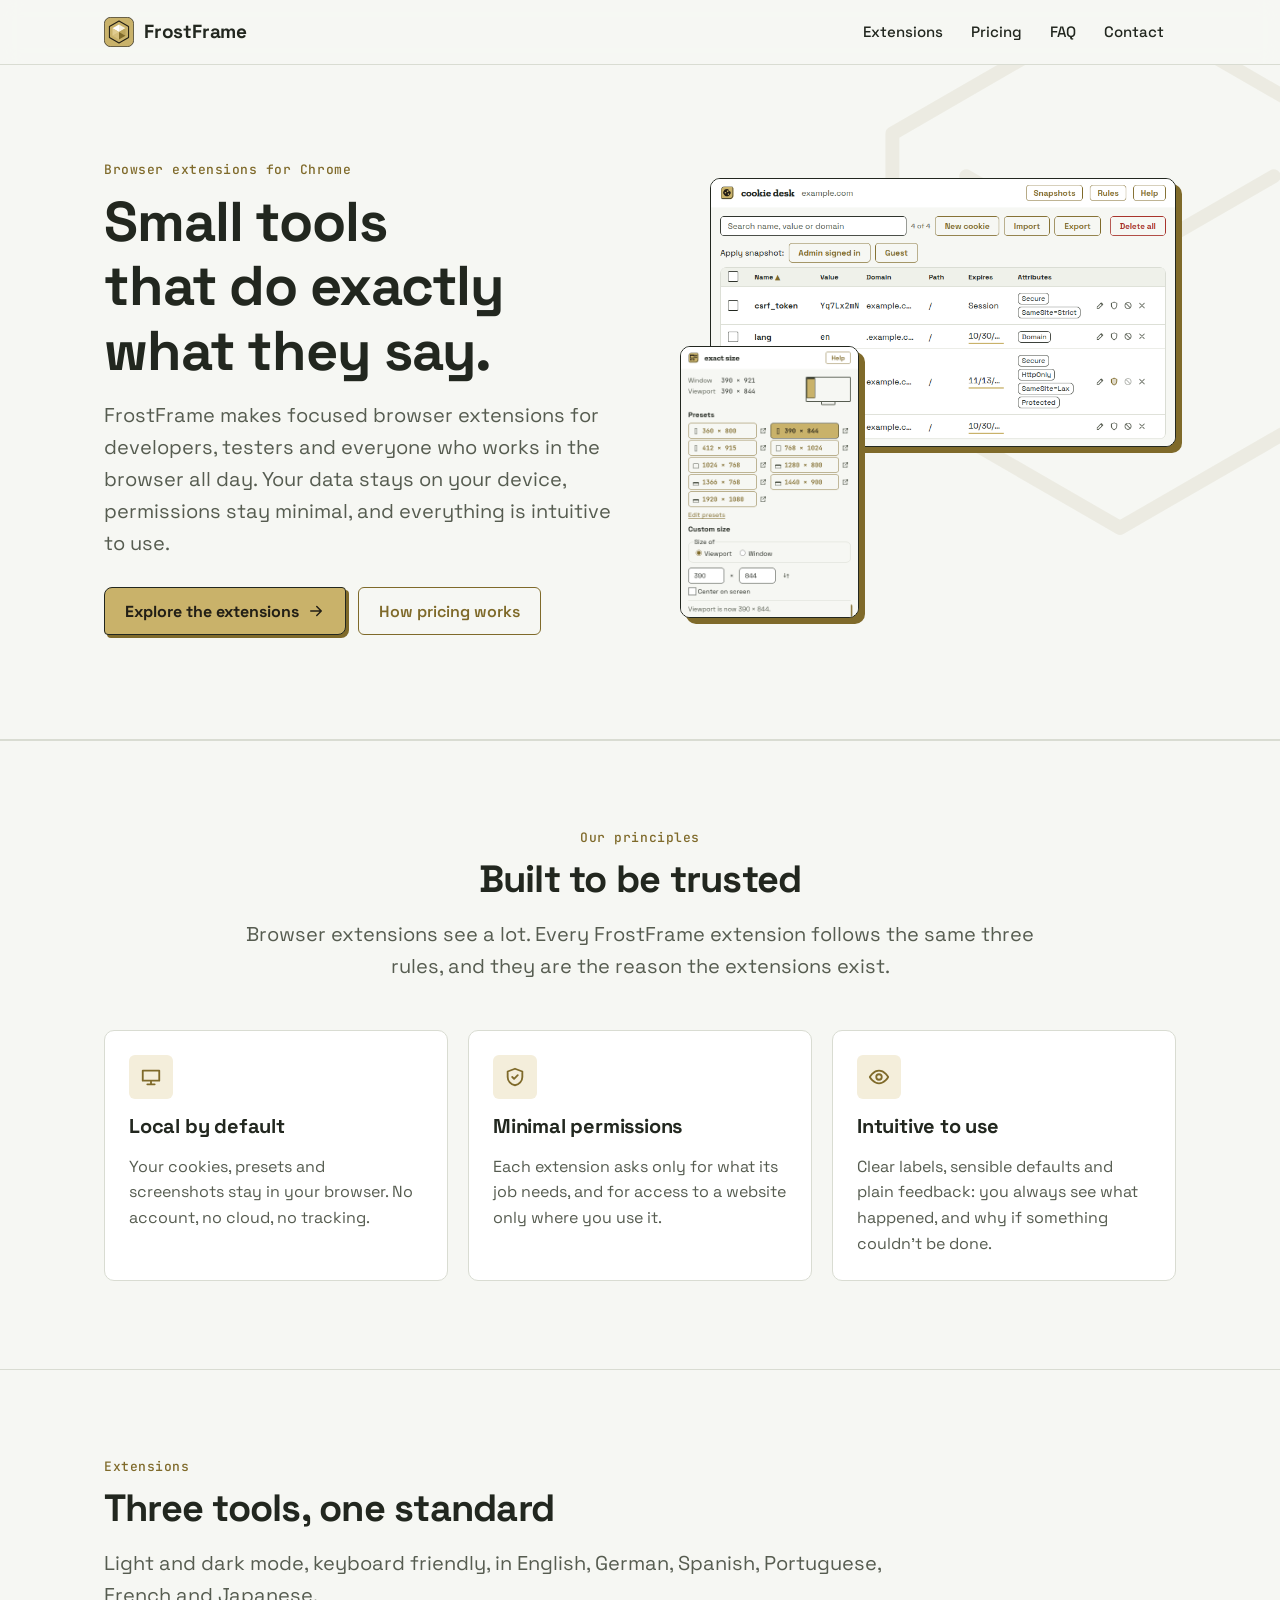
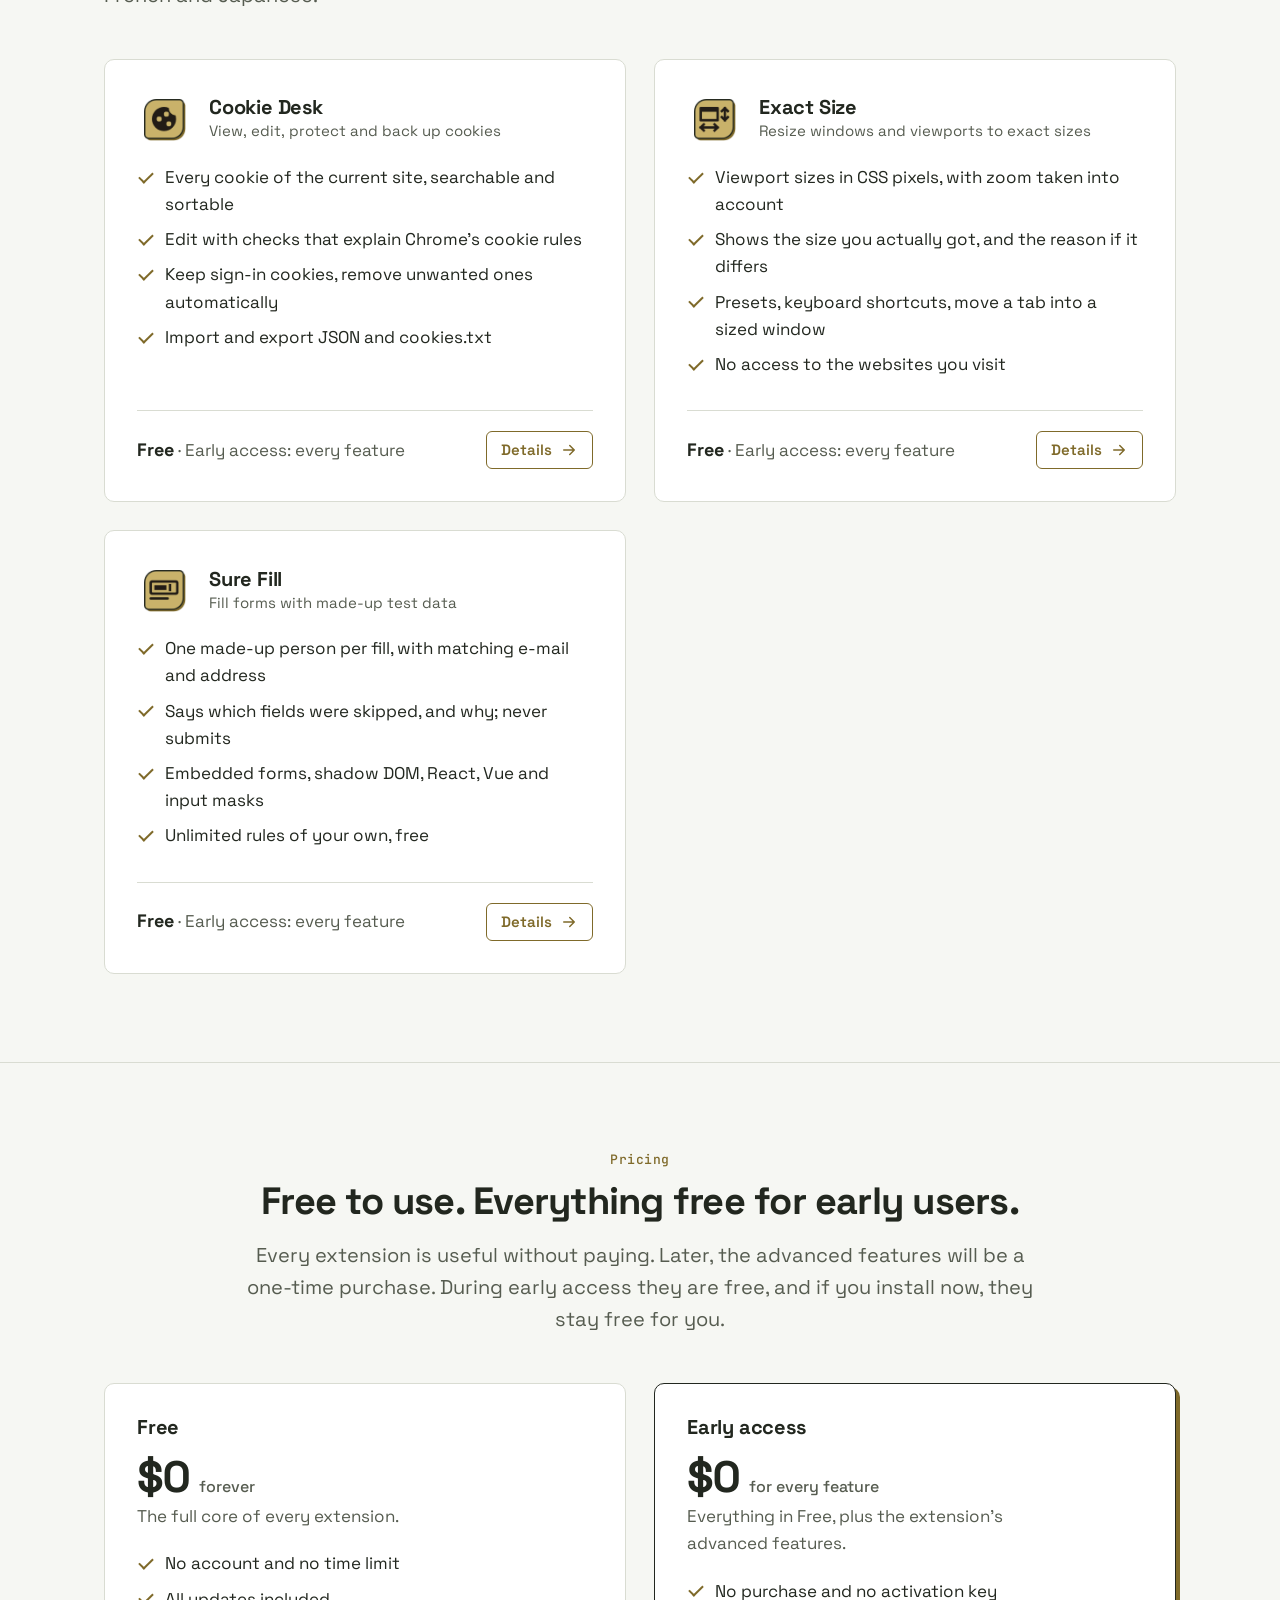
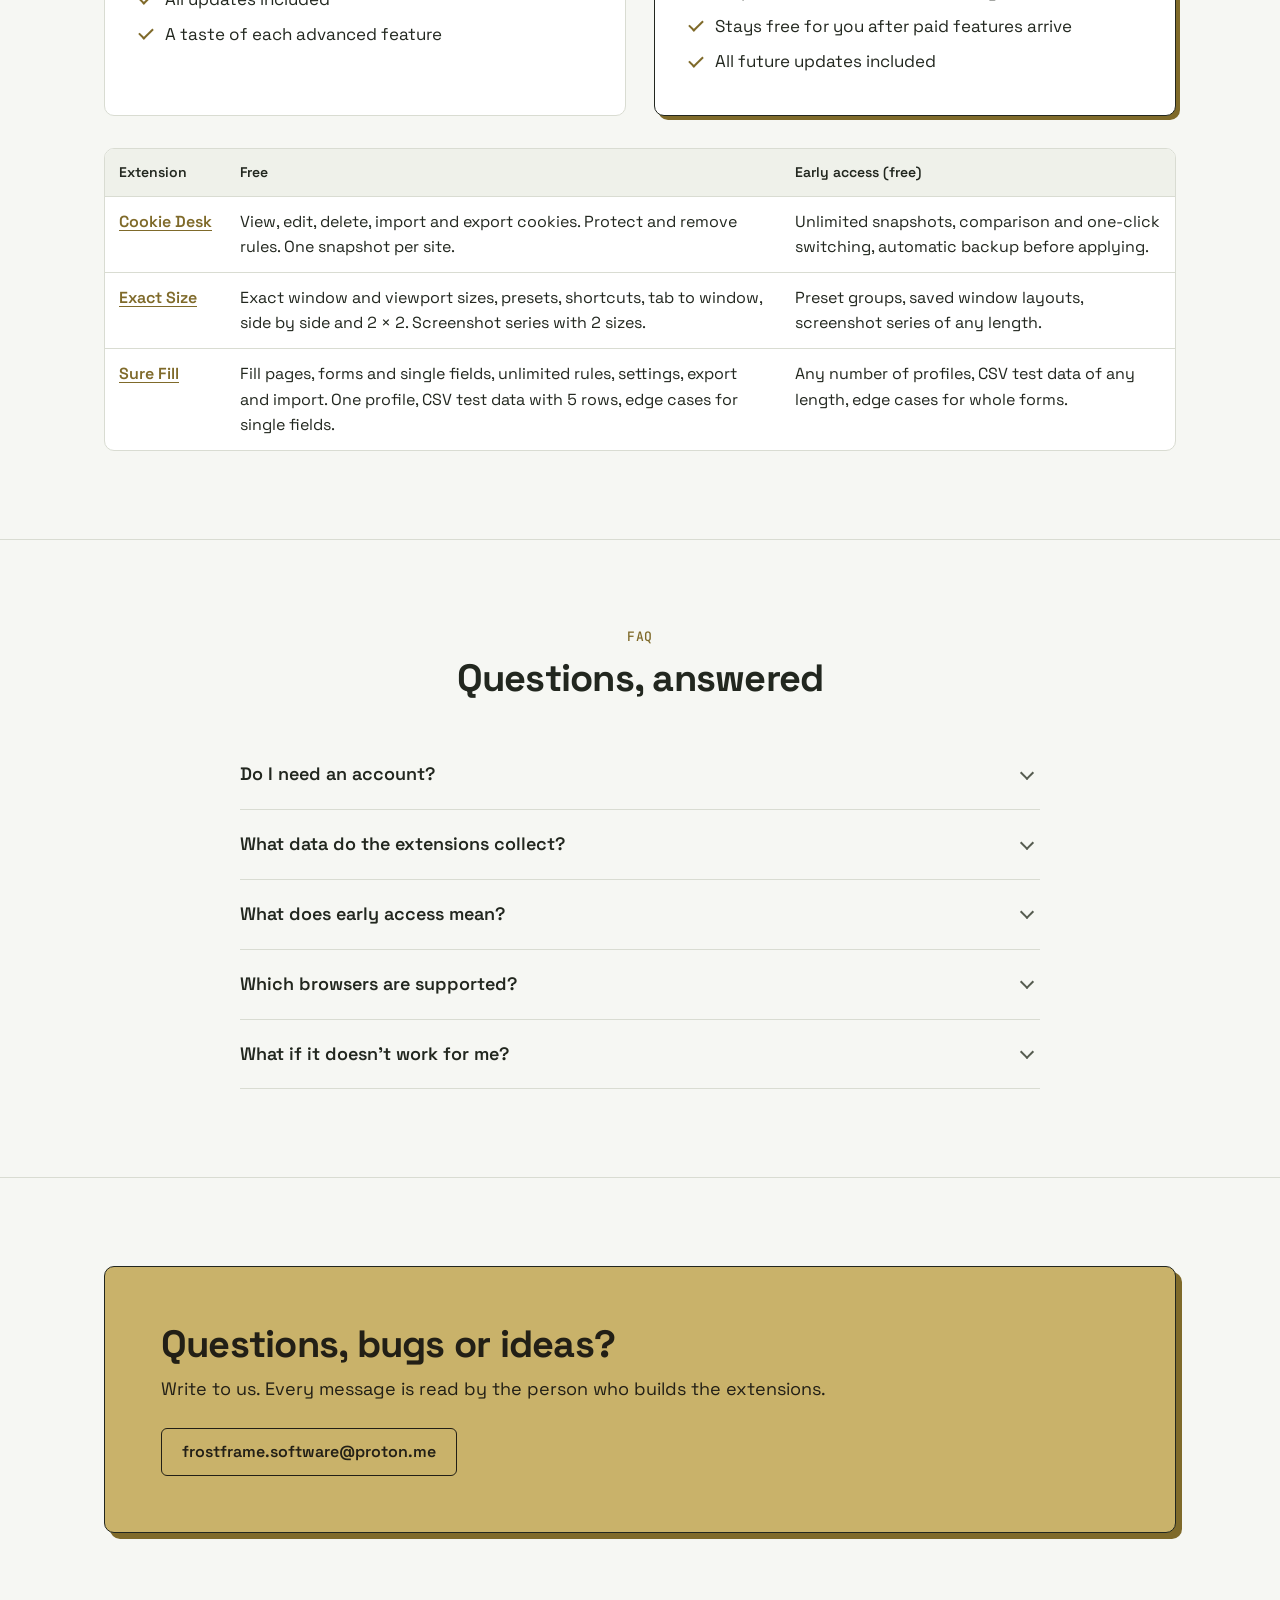
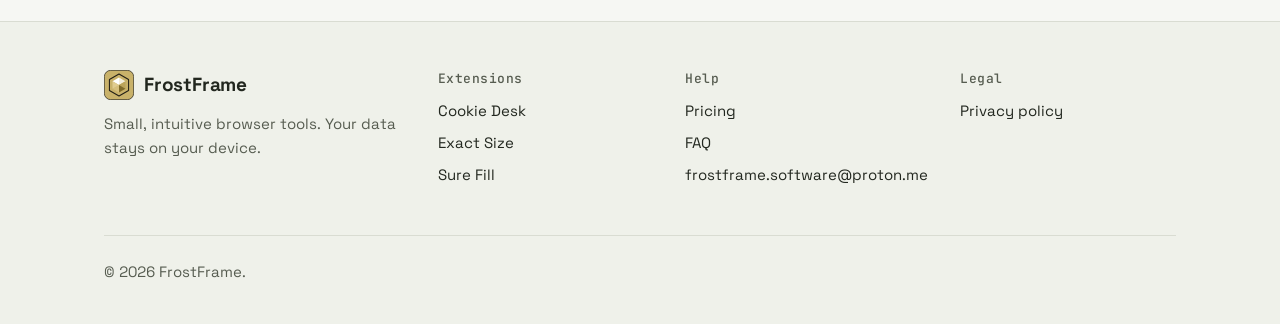
<file: index.html>
<!doctype html>
<html lang="en">
<head>
  <meta charset="utf-8">
  <meta name="viewport" content="width=device-width, initial-scale=1">
  <!-- PLACEHOLDER: Domain (frostframe.example) in canonical und og:url, wenn die Domain registriert ist -->
  <title>FrostFrame – Small, intuitive browser extensions</title>
  <meta name="description" content="FrostFrame makes focused Chrome extensions: Cookie Desk, Exact Size and Sure Fill. Local by default, minimal permissions, intuitive to use.">
  <link rel="canonical" href="https://frostframe.example/">
  <meta property="og:type" content="website">
  <meta property="og:site_name" content="FrostFrame">
  <meta property="og:title" content="FrostFrame – Small, intuitive browser extensions">
  <meta property="og:description" content="FrostFrame makes focused Chrome extensions: Cookie Desk, Exact Size and Sure Fill. Local by default, minimal permissions, intuitive to use.">
  <meta property="og:url" content="https://frostframe.example/">
  <meta property="og:image" content="https://frostframe.example/assets/og.png">
  <meta name="twitter:card" content="summary_large_image">
  <meta name="theme-color" content="#c9b26a">
  <link rel="icon" href="assets/brand/frostframe-icon-gold.svg" type="image/svg+xml">
  <link rel="apple-touch-icon" href="assets/apple-touch-icon.png">
  <link rel="preload" href="assets/SpaceGrotesk.woff2" as="font" type="font/woff2" crossorigin>
  <link rel="stylesheet" href="assets/site.css">
</head>
<body>
<a class="skip" href="#main">Skip to content</a>
<header class="site-header">
  <div class="wrap">
    <a class="brand" href="index.html"><img src="assets/brand/frostframe-icon-gold.svg" alt="" width="30" height="30">FrostFrame</a>
    <nav class="site-nav" aria-label="Main">
      <a href="index.html#extensions" class="keep">Extensions</a>
      <a href="index.html#pricing">Pricing</a>
      <a href="index.html#faq">FAQ</a>
      <a href="index.html#contact">Contact</a>
    </nav>
  </div>
</header>
<main id="main">
<section class="hero">
  <svg class="hero-crystal" viewBox="80 55 352 402" aria-hidden="true"><path d="M256 67.3L419.4 161.7V350.4L256 444.7L92.6 350.4V161.7ZM256 256L366.4 192.3M256 256V383.5M256 256L145.6 192.3" fill="none" stroke-width="10" stroke-linejoin="round" stroke-linecap="round"/></svg>
  <div class="wrap">
    <div>
      <span class="kicker">Browser extensions for Chrome</span>
      <h1>Small tools that do exactly what they say.</h1>
      <p class="lead">FrostFrame makes focused browser extensions for developers, testers and everyone who works in the browser all day. Your data stays on your device, permissions stay minimal, and everything is intuitive to use.</p>
      <div class="buttons">
        <a class="button primary" href="#extensions">Explore the extensions <svg viewBox="0 0 24 24" aria-hidden="true"><path d="M5 12h14m-6-6 6 6-6 6"/></svg></a>
        <a class="button" href="#pricing">How pricing works</a>
      </div>
    </div>
    <div class="hero-visual" aria-hidden="true">
      <div class="window"><img src="assets/shots/cookie-desk-list.png" alt="" width="800" height="460" loading="lazy"></div>
      <div class="window"><img src="assets/shots/exact-size-popup.png" alt="" width="392" height="600" loading="lazy"></div>
    </div>
  </div>
</section>

<section id="principles">
  <div class="wrap">
    <div class="center">
      <span class="kicker">Our principles</span>
      <h2>Built to be trusted</h2>
      <p class="lead">Browser extensions see a lot. Every FrostFrame extension follows the same three rules, and they are the reason the extensions exist.</p>
    </div>
    <div class="principles">
      <div class="principle"><div class="glyph"><svg viewBox="0 0 24 24" aria-hidden="true"><path d="M3 5h18v11H3zM8 20h8M12 16v4"/></svg></div><h3>Local by default</h3><p>Your cookies, presets and screenshots stay in your browser. No account, no cloud, no tracking.</p></div>
      <div class="principle"><div class="glyph"><svg viewBox="0 0 24 24" aria-hidden="true"><path d="M12 3l8 3v6c0 4.5-3.4 8.3-8 9-4.6-.7-8-4.5-8-9V6zM9 12l2 2 4-4"/></svg></div><h3>Minimal permissions</h3><p>Each extension asks only for what its job needs, and for access to a website only where you use it.</p></div>
      <div class="principle"><div class="glyph"><svg viewBox="0 0 24 24" aria-hidden="true"><path d="M2 12s3.6-7 10-7 10 7 10 7-3.6 7-10 7S2 12 2 12zM12 15a3 3 0 1 0 0-6 3 3 0 0 0 0 6z"/></svg></div><h3>Intuitive to use</h3><p>Clear labels, sensible defaults and plain feedback: you always see what happened, and why if something couldn't be done.</p></div>
    </div>
  </div>
</section>

<section id="extensions">
  <div class="wrap">
    <span class="kicker">Extensions</span>
    <h2>Three tools, one standard</h2>
    <p class="lead">Light and dark mode, keyboard friendly, in English, German, Spanish, Portuguese, French and Japanese.</p>
    <div class="products">
      <article class="product">
        <div class="product-head"><img src="assets/icons/cookie-desk.png" alt="" width="56" height="56">
          <div><h3>Cookie Desk</h3><p>View, edit, protect and back up cookies</p></div></div>
        <!-- PLACEHOLDER: Produktname (Arbeitstitel bis zur Markenprüfung) -->
        <ul>
          <li>Every cookie of the current site, searchable and sortable</li>
          <li>Edit with checks that explain Chrome's cookie rules</li>
          <li>Keep sign-in cookies, remove unwanted ones automatically</li>
          <li>Import and export JSON and cookies.txt</li>
        </ul>
        <div class="price"><span><strong>Free</strong> <span class="muted">· Early access: every feature</span></span>
          <a class="button small" href="cookie-desk.html">Details <svg viewBox="0 0 24 24" aria-hidden="true"><path d="M5 12h14m-6-6 6 6-6 6"/></svg></a></div>
      </article>
      <article class="product">
        <div class="product-head"><img src="assets/icons/exact-size.png" alt="" width="56" height="56">
          <div><h3>Exact Size</h3><p>Resize windows and viewports to exact sizes</p></div></div>
        <!-- PLACEHOLDER: Produktname (Arbeitstitel bis zur Markenprüfung) -->
        <ul>
          <li>Viewport sizes in CSS pixels, with zoom taken into account</li>
          <li>Shows the size you actually got, and the reason if it differs</li>
          <li>Presets, keyboard shortcuts, move a tab into a sized window</li>
          <li>No access to the websites you visit</li>
        </ul>
        <div class="price"><span><strong>Free</strong> <span class="muted">· Early access: every feature</span></span>
          <a class="button small" href="exact-size.html">Details <svg viewBox="0 0 24 24" aria-hidden="true"><path d="M5 12h14m-6-6 6 6-6 6"/></svg></a></div>
      </article>
      <article class="product">
        <div class="product-head"><img src="assets/icons/sure-fill.png" alt="" width="56" height="56">
          <div><h3>Sure Fill</h3><p>Fill forms with made-up test data</p></div></div>
        <!-- PLACEHOLDER: Produktname (Arbeitstitel bis zur Markenprüfung) -->
        <ul>
          <li>One made-up person per fill, with matching e-mail and address</li>
          <li>Says which fields were skipped, and why; never submits</li>
          <li>Embedded forms, shadow DOM, React, Vue and input masks</li>
          <li>Unlimited rules of your own, free</li>
        </ul>
        <div class="price"><span><strong>Free</strong> <span class="muted">· Early access: every feature</span></span>
          <a class="button small" href="sure-fill.html">Details <svg viewBox="0 0 24 24" aria-hidden="true"><path d="M5 12h14m-6-6 6 6-6 6"/></svg></a></div>
      </article>
    </div>
  </div>
</section>

<section id="pricing">
  <div class="wrap">
    <div class="center">
      <span class="kicker">Pricing</span>
      <h2>Free to use. Everything free for early users.</h2>
      <p class="lead">Every extension is useful without paying. Later, the advanced features will be a one-time purchase. During early access they are free, and if you install now, they stay free for you.</p>
    </div>
    <div class="pricing">
      <div class="plan">
        <h3>Free</h3>
        <p class="amount">$0 <small>forever</small></p>
        <p class="muted">The full core of every extension.</p>
        <ul>
          <li>No account and no time limit</li>
          <li>All updates included</li>
          <li>A taste of each advanced feature</li>
        </ul>
      </div>
      <div class="plan featured">
        <h3>Early access</h3>
        <p class="amount">$0 <small>for every feature</small></p>
        <p class="muted">Everything in Free, plus the extension's advanced features.</p>
        <ul>
          <li>No purchase and no activation key</li>
          <li>Stays free for you after paid features arrive</li>
          <li>All future updates included</li>
        </ul>
      </div>
    </div>
    <div class="table-scroll">
      <table class="table">
        <thead><tr><th scope="col">Extension</th><th scope="col">Free</th><th scope="col">Early access (free)</th></tr></thead>
        <tbody>
          <tr><th scope="row"><a href="cookie-desk.html">Cookie Desk</a></th>
            <td data-label="Free">View, edit, delete, import and export cookies. Protect and remove rules. One snapshot per site.</td>
            <td data-label="Early access (free)">Unlimited snapshots, comparison and one-click switching, automatic backup before applying.</td></tr>
          <tr><th scope="row"><a href="exact-size.html">Exact Size</a></th>
            <td data-label="Free">Exact window and viewport sizes, presets, shortcuts, tab to window, side by side and 2 × 2. Screenshot series with 2 sizes.</td>
            <td data-label="Early access (free)">Preset groups, saved window layouts, screenshot series of any length.</td></tr>
          <tr><th scope="row"><a href="sure-fill.html">Sure Fill</a></th>
            <td data-label="Free">Fill pages, forms and single fields, unlimited rules, settings, export and import. One profile, CSV test data with 5 rows, edge cases for single fields.</td>
            <td data-label="Early access (free)">Any number of profiles, CSV test data of any length, edge cases for whole forms.</td></tr>
        </tbody>
      </table>
    </div>
  </div>
</section>


<section id="faq">
  <div class="wrap">
    <div class="center">
      <span class="kicker">FAQ</span>
      <h2>Questions, answered</h2>
    </div>
    <div class="faq">
      <details><summary>Do I need an account?</summary>
        <p>No. The extensions work without signing up.</p></details>
      <details><summary>What data do the extensions collect?</summary>
        <p>None. Everything the extensions work with stays in your browser. During early access they make no network requests at all. Details per extension are in the <a href="privacy.html">privacy policy</a>.</p></details>
      <details><summary>What does early access mean?</summary>
        <p>The extensions are new, so every feature is free for now. Later, the advanced features will become a one-time purchase per extension, never a subscription. If you install during early access, you keep them for free, including future updates.</p></details>
      <details><summary>Which browsers are supported?</summary>
        <p>The extensions are built and tested for Google Chrome on Windows, macOS and Linux. Other Chromium-based browsers that install from the Chrome Web Store often work too, but we don't test them.</p></details>
      <details><summary>What if it doesn't work for me?</summary>
        <p>Write to us, we're happy to help. Every message is read by the person who builds the extensions.</p></details>
    </div>
  </div>
</section>

<section id="contact">
  <div class="wrap">
    <div class="band">
      <div>
        <h2>Questions, bugs or ideas?</h2>
        <p>Write to us. Every message is read by the person who builds the extensions.</p>
      </div>
      <a class="button" href="mailto:frostframe.software@proton.me">frostframe.software@proton.me</a>
    </div>
  </div>
</section>
</main>
<footer class="site-footer">
  <div class="wrap">
    <div>
      <a class="brand" href="index.html"><img src="assets/brand/frostframe-icon-gold.svg" alt="" width="30" height="30">FrostFrame</a>
      <p>Small, intuitive browser tools. Your data stays on your device.</p>
    </div>
    <nav aria-label="Extensions">
      <h2>Extensions</h2>
      <ul>
        <li><a href="cookie-desk.html">Cookie Desk</a></li>
        <li><a href="exact-size.html">Exact Size</a></li>
        <li><a href="sure-fill.html">Sure Fill</a></li>
      </ul>
    </nav>
    <nav aria-label="Help">
      <h2>Help</h2>
      <ul>
        <li><a href="index.html#pricing">Pricing</a></li>
        <li><a href="index.html#faq">FAQ</a></li>
        <li><a href="mailto:frostframe.software@proton.me">frostframe.software@proton.me</a></li>
      </ul>
    </nav>
    <nav aria-label="Legal">
      <h2>Legal</h2>
      <ul>
        <li><a href="privacy.html">Privacy policy</a></li>
      </ul>
    </nav>
    <p class="legal-line">© 2026 FrostFrame.</p>
  </div>
</footer>
</body>
</html>
</file>
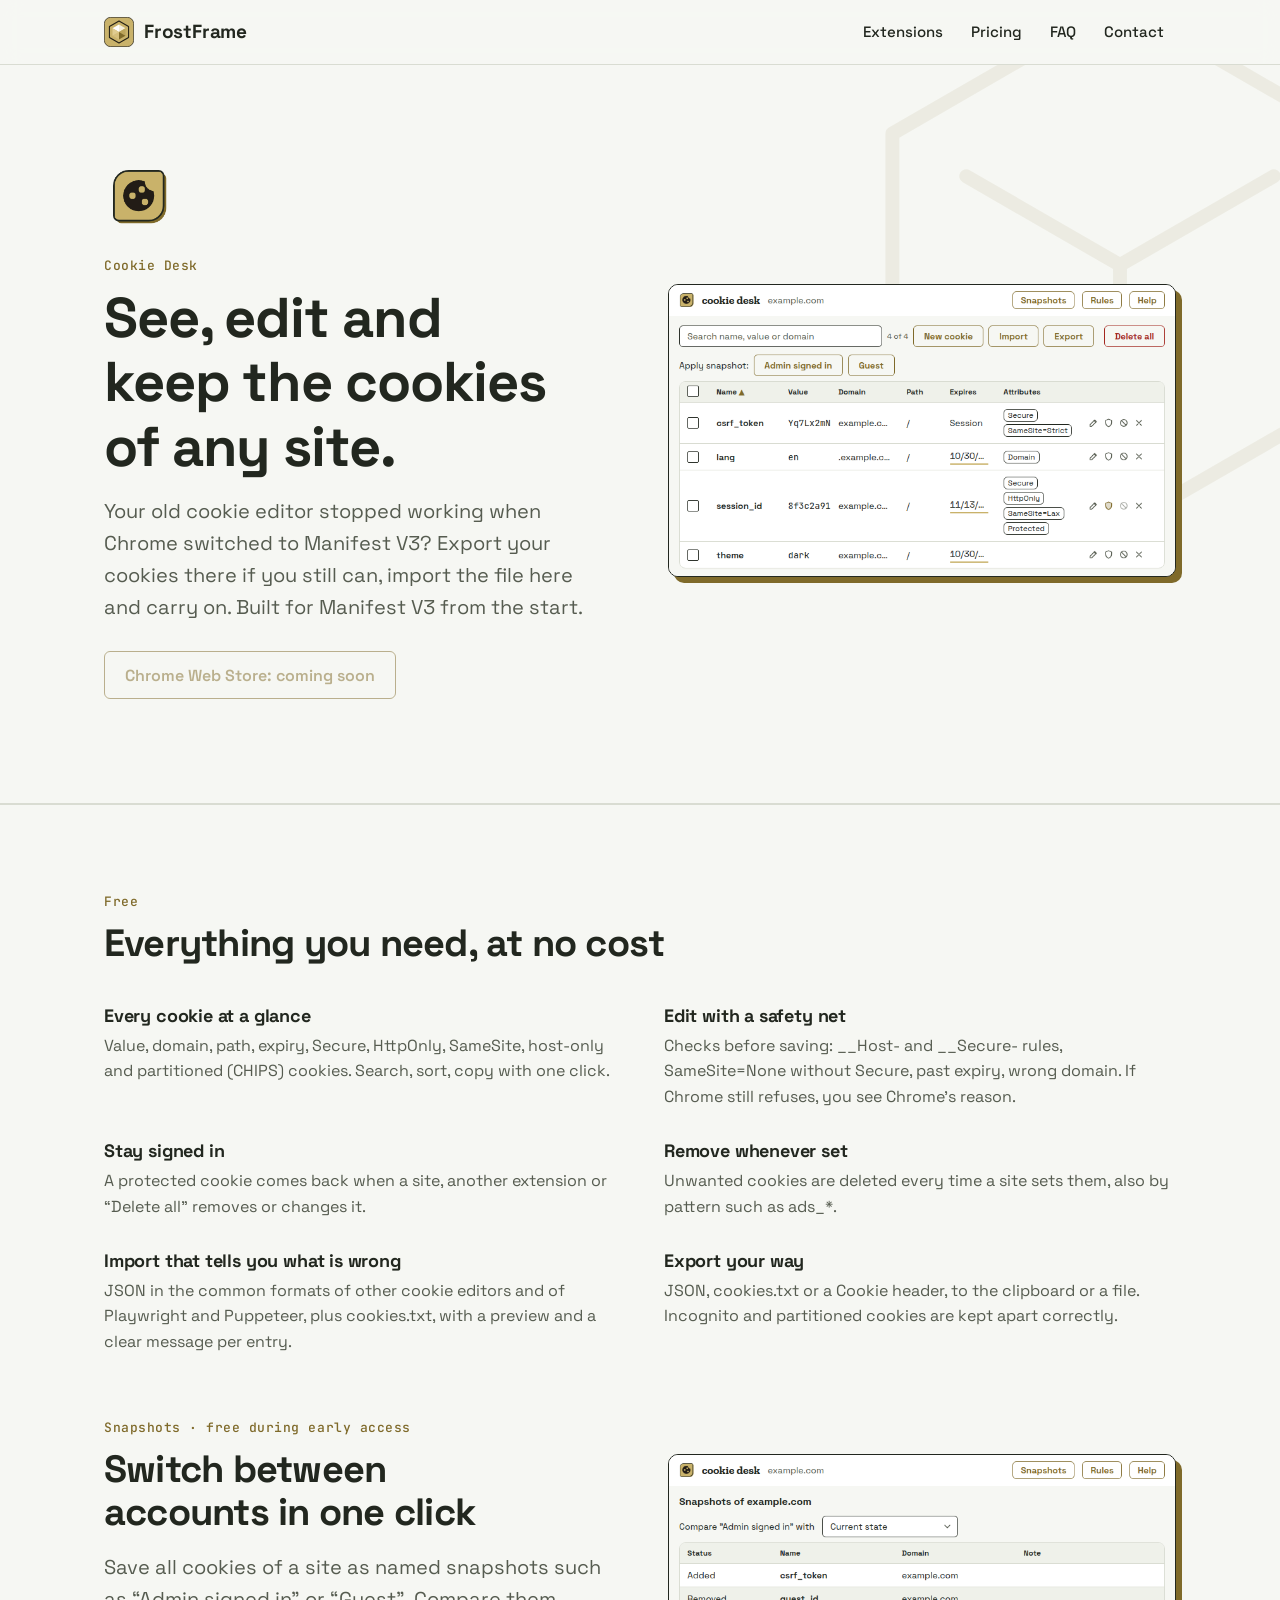
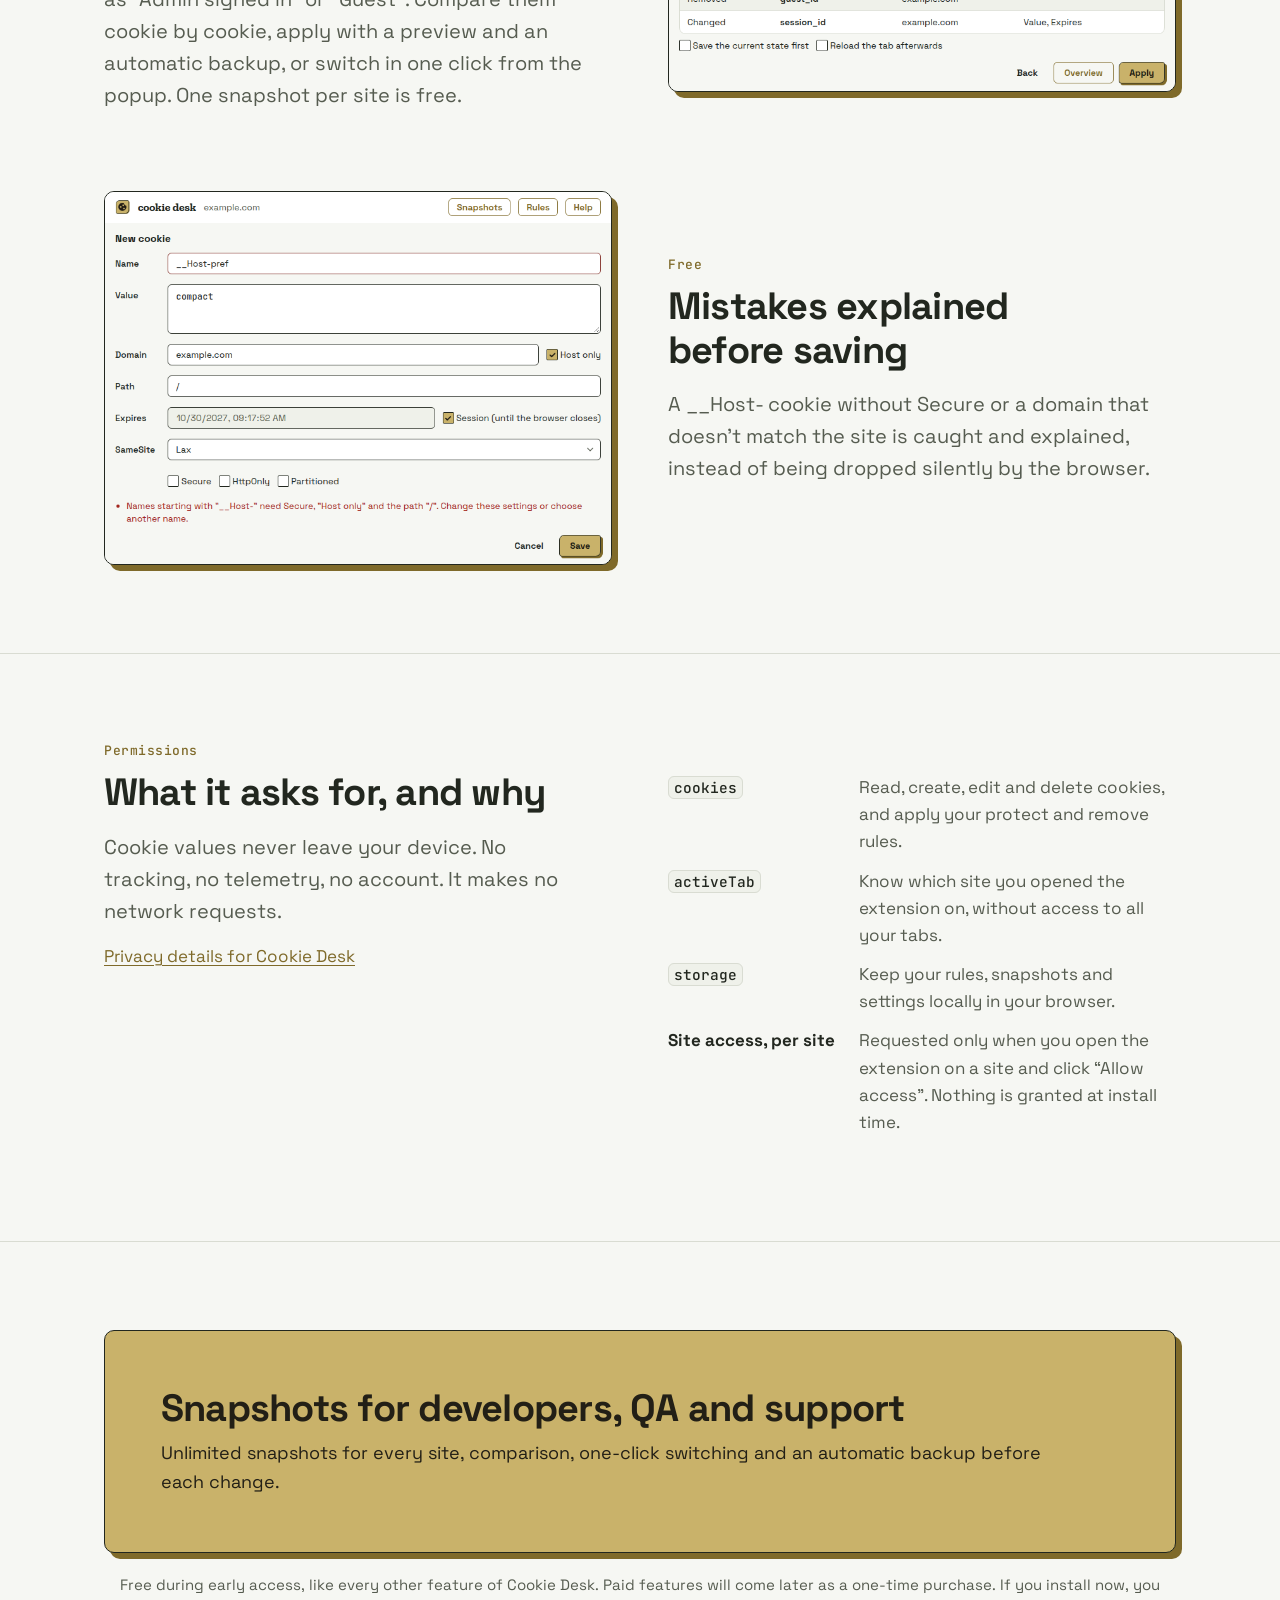
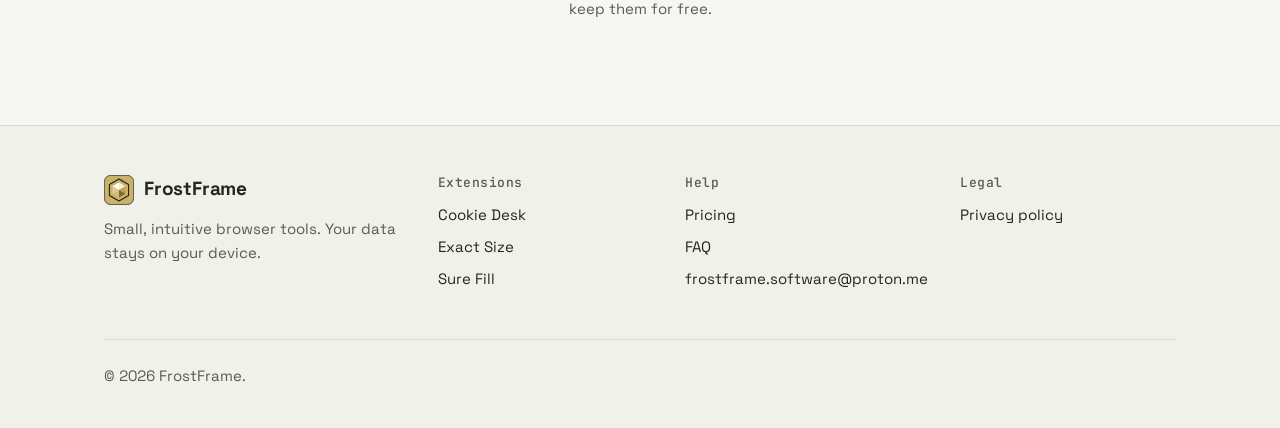
<file: cookie-desk.html>
<!doctype html>
<html lang="en">
<head>
  <meta charset="utf-8">
  <meta name="viewport" content="width=device-width, initial-scale=1">
  <!-- PLACEHOLDER: Domain (frostframe.example) in canonical und og:url, wenn die Domain registriert ist -->
  <title>Cookie Desk – View, edit, protect and back up cookies in Chrome. | FrostFrame</title>
  <meta name="description" content="View, edit, protect and back up cookies in Chrome.">
  <link rel="canonical" href="https://frostframe.example/cookie-desk.html">
  <meta property="og:type" content="website">
  <meta property="og:site_name" content="FrostFrame">
  <meta property="og:title" content="Cookie Desk – View, edit, protect and back up cookies in Chrome. | FrostFrame">
  <meta property="og:description" content="View, edit, protect and back up cookies in Chrome.">
  <meta property="og:url" content="https://frostframe.example/cookie-desk.html">
  <meta property="og:image" content="https://frostframe.example/assets/og.png">
  <meta name="twitter:card" content="summary_large_image">
  <meta name="theme-color" content="#c9b26a">
  <link rel="icon" href="assets/brand/frostframe-icon-gold.svg" type="image/svg+xml">
  <link rel="apple-touch-icon" href="assets/apple-touch-icon.png">
  <link rel="preload" href="assets/SpaceGrotesk.woff2" as="font" type="font/woff2" crossorigin>
  <link rel="stylesheet" href="assets/site.css">
</head>
<body>
<a class="skip" href="#main">Skip to content</a>
<header class="site-header">
  <div class="wrap">
    <a class="brand" href="index.html"><img src="assets/brand/frostframe-icon-gold.svg" alt="" width="30" height="30">FrostFrame</a>
    <nav class="site-nav" aria-label="Main">
      <a href="index.html#extensions" class="keep">Extensions</a>
      <a href="index.html#pricing">Pricing</a>
      <a href="index.html#faq">FAQ</a>
      <a href="index.html#contact">Contact</a>
    </nav>
  </div>
</header>
<main id="main">
<section class="hero product-hero">
  <svg class="hero-crystal" viewBox="80 55 352 402" aria-hidden="true"><path d="M256 67.3L419.4 161.7V350.4L256 444.7L92.6 350.4V161.7ZM256 256L366.4 192.3M256 256V383.5M256 256L145.6 192.3" fill="none" stroke-width="10" stroke-linejoin="round" stroke-linecap="round"/></svg>
  <div class="wrap">
    <div>
      <img class="app-icon" src="assets/icons/cookie-desk.png" alt="" width="72" height="72">
      <span class="kicker">Cookie Desk</span><!-- PLACEHOLDER: Produktname (Arbeitstitel bis zur Markenprüfung) -->
      <h1>See, edit and keep the cookies of any site.</h1>
      <p class="lead">Your old cookie editor stopped working when Chrome switched to Manifest V3? Export your cookies there if you still can, import the file here and carry on. Built for Manifest V3 from the start.</p>
      <div class="buttons">
        <span class="button" aria-disabled="true">Chrome Web Store: coming soon</span><!-- PLACEHOLDER: Link zum Chrome Web Store nach der Freigabe, dann class="button primary" -->
      </div>
    </div>
    <div class="window"><img src="assets/shots/cookie-desk-list.png" alt="Cookie Desk showing the cookies of example.com with their attributes" width="800" height="460" loading="lazy"></div>
  </div>
</section>

<section>
  <div class="wrap">
    <span class="kicker">Free</span>
    <h2>Everything you need, at no cost</h2>
    <div class="features"><div><h3>Every cookie at a glance</h3><p>Value, domain, path, expiry, Secure, HttpOnly, SameSite, host-only and partitioned (CHIPS) cookies. Search, sort, copy with one click.</p></div><div><h3>Edit with a safety net</h3><p>Checks before saving: __Host- and __Secure- rules, SameSite=None without Secure, past expiry, wrong domain. If Chrome still refuses, you see Chrome's reason.</p></div><div><h3>Stay signed in</h3><p>A protected cookie comes back when a site, another extension or “Delete all” removes or changes it.</p></div><div><h3>Remove whenever set</h3><p>Unwanted cookies are deleted every time a site sets them, also by pattern such as ads_*.</p></div><div><h3>Import that tells you what is wrong</h3><p>JSON in the common formats of other cookie editors and of Playwright and Puppeteer, plus cookies.txt, with a preview and a clear message per entry.</p></div><div><h3>Export your way</h3><p>JSON, cookies.txt or a Cookie header, to the clipboard or a file. Incognito and partitioned cookies are kept apart correctly.</p></div></div>
    <div class="showcase">
      <div><span class="kicker">Snapshots · free during early access</span><h2>Switch between accounts in one click</h2><p class="lead">Save all cookies of a site as named snapshots such as “Admin signed in” or “Guest”. Compare them cookie by cookie, apply with a preview and an automatic backup, or switch in one click from the popup. One snapshot per site is free.</p></div>
      <div class="window"><img src="assets/shots/cookie-desk-snapshots.png" alt="Snapshot preview listing the cookies that will be added, changed and removed" width="800" height="373" loading="lazy"></div>
    </div><div class="showcase reverse">
      <div><span class="kicker">Free</span><h2>Mistakes explained before saving</h2><p class="lead">A __Host- cookie without Secure or a domain that doesn't match the site is caught and explained, instead of being dropped silently by the browser.</p></div>
      <div class="window"><img src="assets/shots/cookie-desk-edit.png" alt="Edit form with a clear error message for an invalid cookie" width="800" height="588" loading="lazy"></div>
    </div>
  </div>
</section>

<section>
  <div class="wrap">
    <div class="showcase top">
      <div>
        <span class="kicker">Permissions</span>
        <h2>What it asks for, and why</h2>
        <p class="lead">Cookie values never leave your device. No tracking, no telemetry, no account. It makes no network requests.</p>
        <p><a href="privacy.html#cookie-desk">Privacy details for Cookie Desk</a></p>
      </div>
      <dl class="perm"><dt><code>cookies</code></dt><dd>Read, create, edit and delete cookies, and apply your protect and remove rules.</dd><dt><code>activeTab</code></dt><dd>Know which site you opened the extension on, without access to all your tabs.</dd><dt><code>storage</code></dt><dd>Keep your rules, snapshots and settings locally in your browser.</dd><dt><strong>Site access, per site</strong></dt><dd>Requested only when you open the extension on a site and click “Allow access”. Nothing is granted at install time.</dd></dl>
    </div>
  </div>
</section>

<section>
  <div class="wrap">
    <div class="band">
      <div>
        <h2>Snapshots for developers, QA and support</h2>
        <p>Unlimited snapshots for every site, comparison, one-click switching and an automatic backup before each change.</p>
      </div>
    </div>
    <p class="note center">Free during early access, like every other feature of Cookie Desk. Paid features will come later as a one-time purchase. If you install now, you keep them for free.</p>
  </div>
</section>
</main>
<footer class="site-footer">
  <div class="wrap">
    <div>
      <a class="brand" href="index.html"><img src="assets/brand/frostframe-icon-gold.svg" alt="" width="30" height="30">FrostFrame</a>
      <p>Small, intuitive browser tools. Your data stays on your device.</p>
    </div>
    <nav aria-label="Extensions">
      <h2>Extensions</h2>
      <ul>
        <li><a href="cookie-desk.html">Cookie Desk</a></li>
        <li><a href="exact-size.html">Exact Size</a></li>
        <li><a href="sure-fill.html">Sure Fill</a></li>
      </ul>
    </nav>
    <nav aria-label="Help">
      <h2>Help</h2>
      <ul>
        <li><a href="index.html#pricing">Pricing</a></li>
        <li><a href="index.html#faq">FAQ</a></li>
        <li><a href="mailto:frostframe.software@proton.me">frostframe.software@proton.me</a></li>
      </ul>
    </nav>
    <nav aria-label="Legal">
      <h2>Legal</h2>
      <ul>
        <li><a href="privacy.html">Privacy policy</a></li>
      </ul>
    </nav>
    <p class="legal-line">© 2026 FrostFrame.</p>
  </div>
</footer>
</body>
</html>
</file>
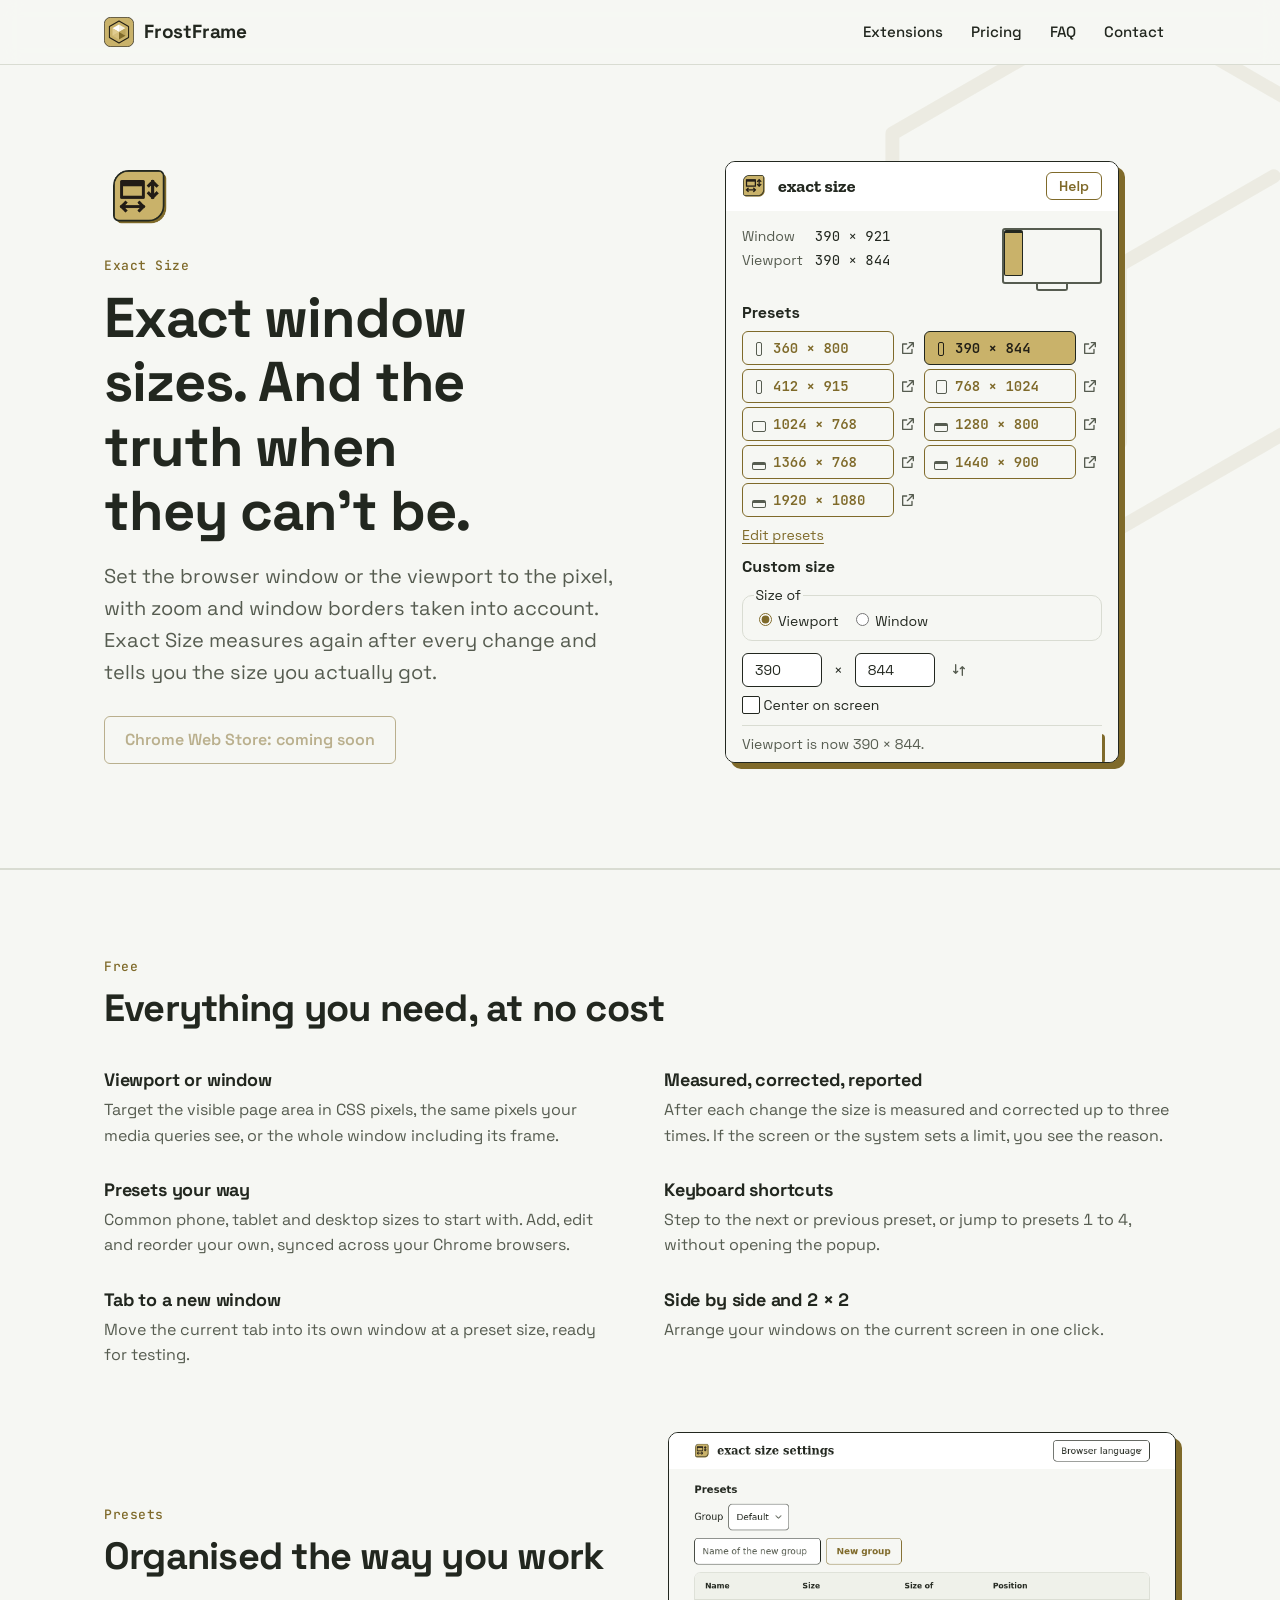
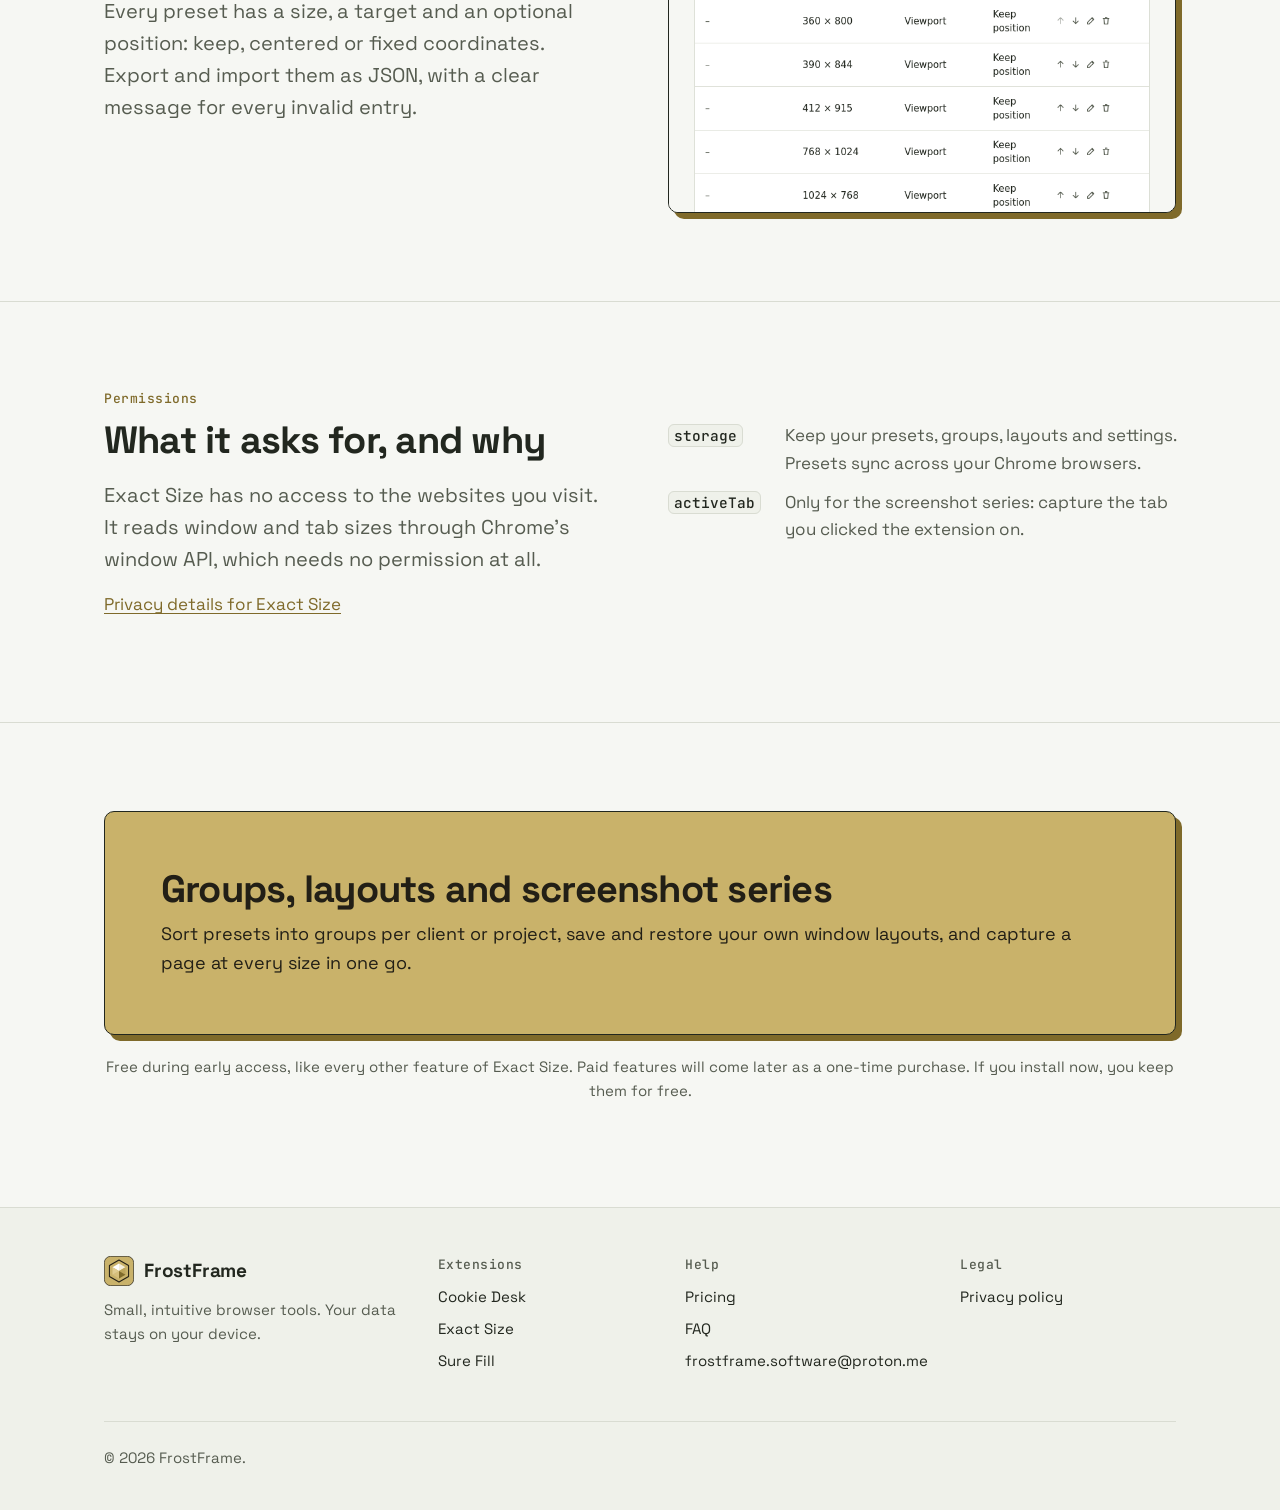
<file: exact-size.html>
<!doctype html>
<html lang="en">
<head>
  <meta charset="utf-8">
  <meta name="viewport" content="width=device-width, initial-scale=1">
  <!-- PLACEHOLDER: Domain (frostframe.example) in canonical und og:url, wenn die Domain registriert ist -->
  <title>Exact Size – Resize the browser window or viewport to exact sizes. | FrostFrame</title>
  <meta name="description" content="Resize the browser window or viewport to exact sizes.">
  <link rel="canonical" href="https://frostframe.example/exact-size.html">
  <meta property="og:type" content="website">
  <meta property="og:site_name" content="FrostFrame">
  <meta property="og:title" content="Exact Size – Resize the browser window or viewport to exact sizes. | FrostFrame">
  <meta property="og:description" content="Resize the browser window or viewport to exact sizes.">
  <meta property="og:url" content="https://frostframe.example/exact-size.html">
  <meta property="og:image" content="https://frostframe.example/assets/og.png">
  <meta name="twitter:card" content="summary_large_image">
  <meta name="theme-color" content="#c9b26a">
  <link rel="icon" href="assets/brand/frostframe-icon-gold.svg" type="image/svg+xml">
  <link rel="apple-touch-icon" href="assets/apple-touch-icon.png">
  <link rel="preload" href="assets/SpaceGrotesk.woff2" as="font" type="font/woff2" crossorigin>
  <link rel="stylesheet" href="assets/site.css">
</head>
<body>
<a class="skip" href="#main">Skip to content</a>
<header class="site-header">
  <div class="wrap">
    <a class="brand" href="index.html"><img src="assets/brand/frostframe-icon-gold.svg" alt="" width="30" height="30">FrostFrame</a>
    <nav class="site-nav" aria-label="Main">
      <a href="index.html#extensions" class="keep">Extensions</a>
      <a href="index.html#pricing">Pricing</a>
      <a href="index.html#faq">FAQ</a>
      <a href="index.html#contact">Contact</a>
    </nav>
  </div>
</header>
<main id="main">
<section class="hero product-hero">
  <svg class="hero-crystal" viewBox="80 55 352 402" aria-hidden="true"><path d="M256 67.3L419.4 161.7V350.4L256 444.7L92.6 350.4V161.7ZM256 256L366.4 192.3M256 256V383.5M256 256L145.6 192.3" fill="none" stroke-width="10" stroke-linejoin="round" stroke-linecap="round"/></svg>
  <div class="wrap">
    <div>
      <img class="app-icon" src="assets/icons/exact-size.png" alt="" width="72" height="72">
      <span class="kicker">Exact Size</span><!-- PLACEHOLDER: Produktname (Arbeitstitel bis zur Markenprüfung) -->
      <h1>Exact window sizes. And the truth when they can't be.</h1>
      <p class="lead">Set the browser window or the viewport to the pixel, with zoom and window borders taken into account. Exact Size measures again after every change and tells you the size you actually got.</p>
      <div class="buttons">
        <span class="button" aria-disabled="true">Chrome Web Store: coming soon</span><!-- PLACEHOLDER: Link zum Chrome Web Store nach der Freigabe, dann class="button primary" -->
      </div>
    </div>
    <div class="window narrow"><img src="assets/shots/exact-size-popup.png" alt="Exact Size popup with measured window and viewport size, presets and the result “Viewport is now 390 × 844”" width="392" height="600" loading="lazy"></div>
  </div>
</section>

<section>
  <div class="wrap">
    <span class="kicker">Free</span>
    <h2>Everything you need, at no cost</h2>
    <div class="features"><div><h3>Viewport or window</h3><p>Target the visible page area in CSS pixels, the same pixels your media queries see, or the whole window including its frame.</p></div><div><h3>Measured, corrected, reported</h3><p>After each change the size is measured and corrected up to three times. If the screen or the system sets a limit, you see the reason.</p></div><div><h3>Presets your way</h3><p>Common phone, tablet and desktop sizes to start with. Add, edit and reorder your own, synced across your Chrome browsers.</p></div><div><h3>Keyboard shortcuts</h3><p>Step to the next or previous preset, or jump to presets 1 to 4, without opening the popup.</p></div><div><h3>Tab to a new window</h3><p>Move the current tab into its own window at a preset size, ready for testing.</p></div><div><h3>Side by side and 2 × 2</h3><p>Arrange your windows on the current screen in one click.</p></div></div>
    <div class="showcase">
      <div><span class="kicker">Presets</span><h2>Organised the way you work</h2><p class="lead">Every preset has a size, a target and an optional position: keep, centered or fixed coordinates. Export and import them as JSON, with a clear message for every invalid entry.</p></div>
      <div class="window"><img src="assets/shots/exact-size-options.png" alt="Settings page listing the default presets with size, target and position" width="800" height="600" loading="lazy"></div>
    </div>
  </div>
</section>

<section>
  <div class="wrap">
    <div class="showcase top">
      <div>
        <span class="kicker">Permissions</span>
        <h2>What it asks for, and why</h2>
        <p class="lead">Exact Size has no access to the websites you visit. It reads window and tab sizes through Chrome's window API, which needs no permission at all.</p>
        <p><a href="privacy.html#exact-size">Privacy details for Exact Size</a></p>
      </div>
      <dl class="perm"><dt><code>storage</code></dt><dd>Keep your presets, groups, layouts and settings. Presets sync across your Chrome browsers.</dd><dt><code>activeTab</code></dt><dd>Only for the screenshot series: capture the tab you clicked the extension on.</dd></dl>
    </div>
  </div>
</section>

<section>
  <div class="wrap">
    <div class="band">
      <div>
        <h2>Groups, layouts and screenshot series</h2>
        <p>Sort presets into groups per client or project, save and restore your own window layouts, and capture a page at every size in one go.</p>
      </div>
    </div>
    <p class="note center">Free during early access, like every other feature of Exact Size. Paid features will come later as a one-time purchase. If you install now, you keep them for free.</p>
  </div>
</section>
</main>
<footer class="site-footer">
  <div class="wrap">
    <div>
      <a class="brand" href="index.html"><img src="assets/brand/frostframe-icon-gold.svg" alt="" width="30" height="30">FrostFrame</a>
      <p>Small, intuitive browser tools. Your data stays on your device.</p>
    </div>
    <nav aria-label="Extensions">
      <h2>Extensions</h2>
      <ul>
        <li><a href="cookie-desk.html">Cookie Desk</a></li>
        <li><a href="exact-size.html">Exact Size</a></li>
        <li><a href="sure-fill.html">Sure Fill</a></li>
      </ul>
    </nav>
    <nav aria-label="Help">
      <h2>Help</h2>
      <ul>
        <li><a href="index.html#pricing">Pricing</a></li>
        <li><a href="index.html#faq">FAQ</a></li>
        <li><a href="mailto:frostframe.software@proton.me">frostframe.software@proton.me</a></li>
      </ul>
    </nav>
    <nav aria-label="Legal">
      <h2>Legal</h2>
      <ul>
        <li><a href="privacy.html">Privacy policy</a></li>
      </ul>
    </nav>
    <p class="legal-line">© 2026 FrostFrame.</p>
  </div>
</footer>
</body>
</html>
</file>
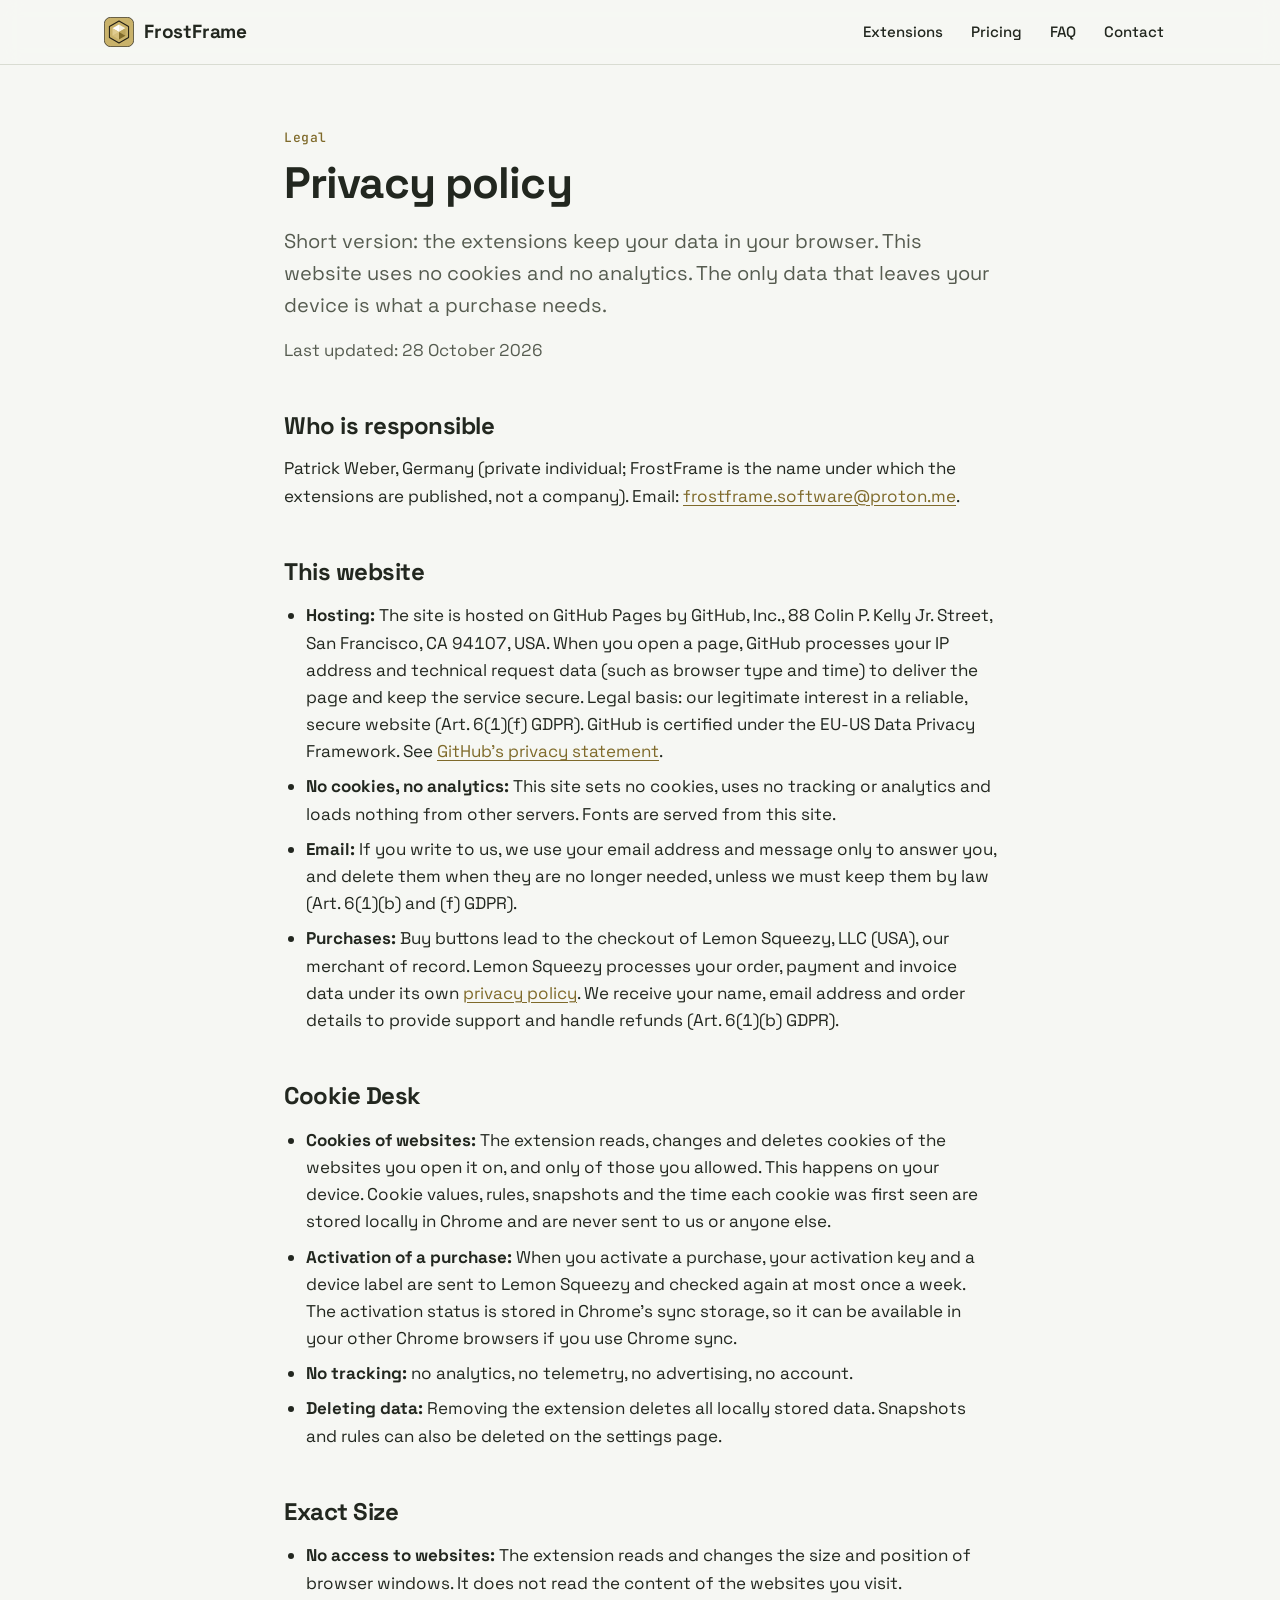
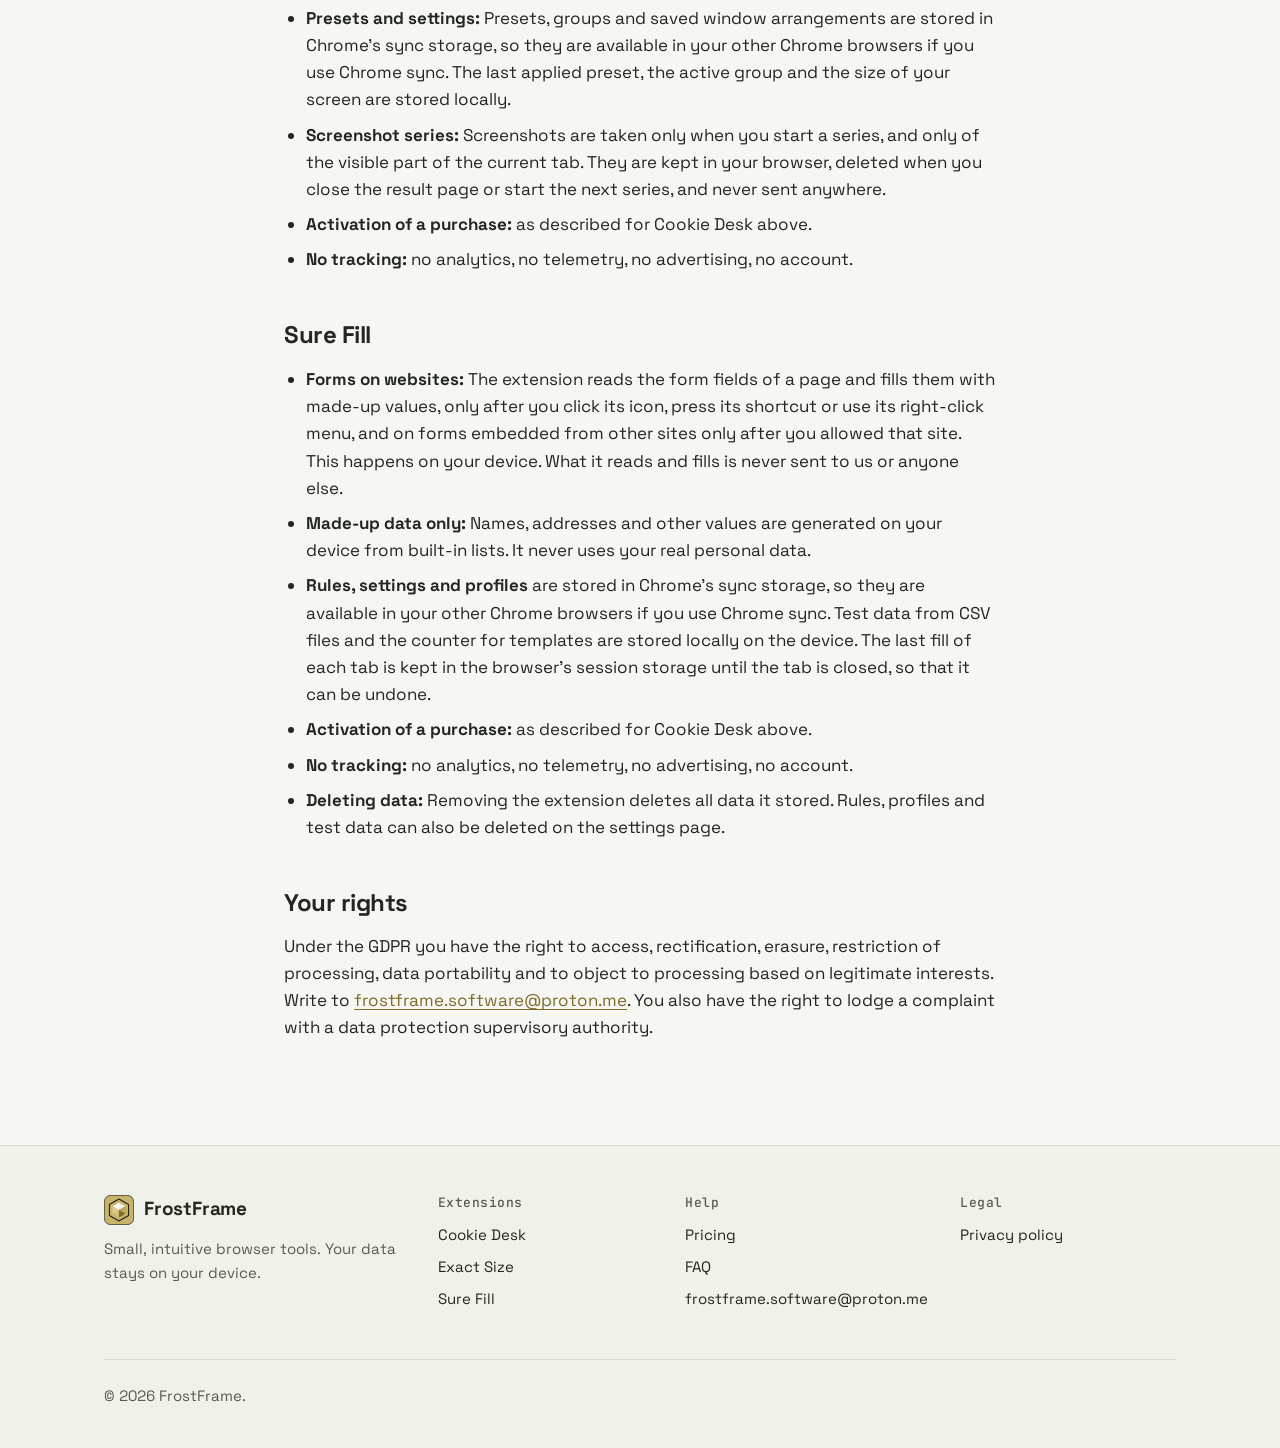
<file: privacy.html>
<!doctype html>
<html lang="en">
<head>
  <meta charset="utf-8">
  <meta name="viewport" content="width=device-width, initial-scale=1">
  <!-- PLACEHOLDER: Domain (frostframe.example) in canonical und og:url, wenn die Domain registriert ist -->
  <title>Privacy policy | FrostFrame</title>
  <meta name="description" content="How FrostFrame and its browser extensions handle your data.">
  <link rel="canonical" href="https://frostframe.example/privacy.html">
  <meta property="og:type" content="website">
  <meta property="og:site_name" content="FrostFrame">
  <meta property="og:title" content="Privacy policy | FrostFrame">
  <meta property="og:description" content="How FrostFrame and its browser extensions handle your data.">
  <meta property="og:url" content="https://frostframe.example/privacy.html">
  <meta property="og:image" content="https://frostframe.example/assets/og.png">
  <meta name="twitter:card" content="summary_large_image">
  <meta name="theme-color" content="#c9b26a">
  <link rel="icon" href="assets/brand/frostframe-icon-gold.svg" type="image/svg+xml">
  <link rel="apple-touch-icon" href="assets/apple-touch-icon.png">
  <link rel="preload" href="assets/SpaceGrotesk.woff2" as="font" type="font/woff2" crossorigin>
  <link rel="stylesheet" href="assets/site.css">
</head>
<body>
<a class="skip" href="#main">Skip to content</a>
<header class="site-header">
  <div class="wrap">
    <a class="brand" href="index.html"><img src="assets/brand/frostframe-icon-gold.svg" alt="" width="30" height="30">FrostFrame</a>
    <nav class="site-nav" aria-label="Main">
      <a href="index.html#extensions" class="keep">Extensions</a>
      <a href="index.html#pricing">Pricing</a>
      <a href="index.html#faq">FAQ</a>
      <a href="index.html#contact">Contact</a>
    </nav>
  </div>
</header>
<main id="main">
<article class="legal">
<span class="kicker">Legal</span>
<h1>Privacy policy</h1>
<p class="lead">Short version: the extensions keep your data in your browser. This website uses no cookies and no analytics. The only data that leaves your device is what a purchase needs.</p>
<p class="muted">Last updated: 28 October 2026</p>

<h2>Who is responsible</h2>
<p>Patrick Weber, Germany (private individual; FrostFrame is the name under which the extensions are published, not a company). Email: <a href="mailto:frostframe.software@proton.me">frostframe.software@proton.me</a>.</p>

<h2 id="website">This website</h2>
<ul>
  <li><strong>Hosting:</strong> The site is hosted on GitHub Pages by GitHub, Inc., 88 Colin P. Kelly Jr. Street, San Francisco, CA 94107, USA. When you open a page, GitHub processes your IP address and technical request data (such as browser type and time) to deliver the page and keep the service secure. Legal basis: our legitimate interest in a reliable, secure website (Art. 6(1)(f) GDPR). GitHub is certified under the EU-US Data Privacy Framework. See <a href="https://docs.github.com/en/site-policy/privacy-policies/github-general-privacy-statement">GitHub's privacy statement</a>.</li>
  <li><strong>No cookies, no analytics:</strong> This site sets no cookies, uses no tracking or analytics and loads nothing from other servers. Fonts are served from this site.</li>
  <li><strong>Email:</strong> If you write to us, we use your email address and message only to answer you, and delete them when they are no longer needed, unless we must keep them by law (Art. 6(1)(b) and (f) GDPR).</li>
  <li><strong>Purchases:</strong> Buy buttons lead to the checkout of Lemon Squeezy, LLC (USA), our merchant of record. Lemon Squeezy processes your order, payment and invoice data under its own <a href="https://www.lemonsqueezy.com/privacy">privacy policy</a>. We receive your name, email address and order details to provide support and handle refunds (Art. 6(1)(b) GDPR).</li>
</ul>

<h2 id="cookie-desk">Cookie Desk</h2>
<ul>
  <li><strong>Cookies of websites:</strong> The extension reads, changes and deletes cookies of the websites you open it on, and only of those you allowed. This happens on your device. Cookie values, rules, snapshots and the time each cookie was first seen are stored locally in Chrome and are never sent to us or anyone else.</li>
  <li><strong>Activation of a purchase:</strong> When you activate a purchase, your activation key and a device label are sent to Lemon Squeezy and checked again at most once a week. The activation status is stored in Chrome's sync storage, so it can be available in your other Chrome browsers if you use Chrome sync.</li>
  <li><strong>No tracking:</strong> no analytics, no telemetry, no advertising, no account.</li>
  <li><strong>Deleting data:</strong> Removing the extension deletes all locally stored data. Snapshots and rules can also be deleted on the settings page.</li>
</ul>

<h2 id="exact-size">Exact Size</h2>
<ul>
  <li><strong>No access to websites:</strong> The extension reads and changes the size and position of browser windows. It does not read the content of the websites you visit.</li>
  <li><strong>Presets and settings:</strong> Presets, groups and saved window arrangements are stored in Chrome's sync storage, so they are available in your other Chrome browsers if you use Chrome sync. The last applied preset, the active group and the size of your screen are stored locally.</li>
  <li><strong>Screenshot series:</strong> Screenshots are taken only when you start a series, and only of the visible part of the current tab. They are kept in your browser, deleted when you close the result page or start the next series, and never sent anywhere.</li>
  <li><strong>Activation of a purchase:</strong> as described for Cookie Desk above.</li>
  <li><strong>No tracking:</strong> no analytics, no telemetry, no advertising, no account.</li>
</ul>

<h2 id="sure-fill">Sure Fill</h2>
<ul>
  <li><strong>Forms on websites:</strong> The extension reads the form fields of a page and fills them with made-up values, only after you click its icon, press its shortcut or use its right-click menu, and on forms embedded from other sites only after you allowed that site. This happens on your device. What it reads and fills is never sent to us or anyone else.</li>
  <li><strong>Made-up data only:</strong> Names, addresses and other values are generated on your device from built-in lists. It never uses your real personal data.</li>
  <li><strong>Rules, settings and profiles</strong> are stored in Chrome's sync storage, so they are available in your other Chrome browsers if you use Chrome sync. Test data from CSV files and the counter for templates are stored locally on the device. The last fill of each tab is kept in the browser's session storage until the tab is closed, so that it can be undone.</li>
  <li><strong>Activation of a purchase:</strong> as described for Cookie Desk above.</li>
  <li><strong>No tracking:</strong> no analytics, no telemetry, no advertising, no account.</li>
  <li><strong>Deleting data:</strong> Removing the extension deletes all data it stored. Rules, profiles and test data can also be deleted on the settings page.</li>
</ul>

<h2>Your rights</h2>
<p>Under the GDPR you have the right to access, rectification, erasure, restriction of processing, data portability and to object to processing based on legitimate interests. Write to <a href="mailto:frostframe.software@proton.me">frostframe.software@proton.me</a>. You also have the right to lodge a complaint with a data protection supervisory authority.</p>
</article>
</main>
<footer class="site-footer">
  <div class="wrap">
    <div>
      <a class="brand" href="index.html"><img src="assets/brand/frostframe-icon-gold.svg" alt="" width="30" height="30">FrostFrame</a>
      <p>Small, intuitive browser tools. Your data stays on your device.</p>
    </div>
    <nav aria-label="Extensions">
      <h2>Extensions</h2>
      <ul>
        <li><a href="cookie-desk.html">Cookie Desk</a></li>
        <li><a href="exact-size.html">Exact Size</a></li>
        <li><a href="sure-fill.html">Sure Fill</a></li>
      </ul>
    </nav>
    <nav aria-label="Help">
      <h2>Help</h2>
      <ul>
        <li><a href="index.html#pricing">Pricing</a></li>
        <li><a href="index.html#faq">FAQ</a></li>
        <li><a href="mailto:frostframe.software@proton.me">frostframe.software@proton.me</a></li>
      </ul>
    </nav>
    <nav aria-label="Legal">
      <h2>Legal</h2>
      <ul>
        <li><a href="privacy.html">Privacy policy</a></li>
      </ul>
    </nav>
    <p class="legal-line">© 2026 FrostFrame.</p>
  </div>
</footer>
</body>
</html>
</file>
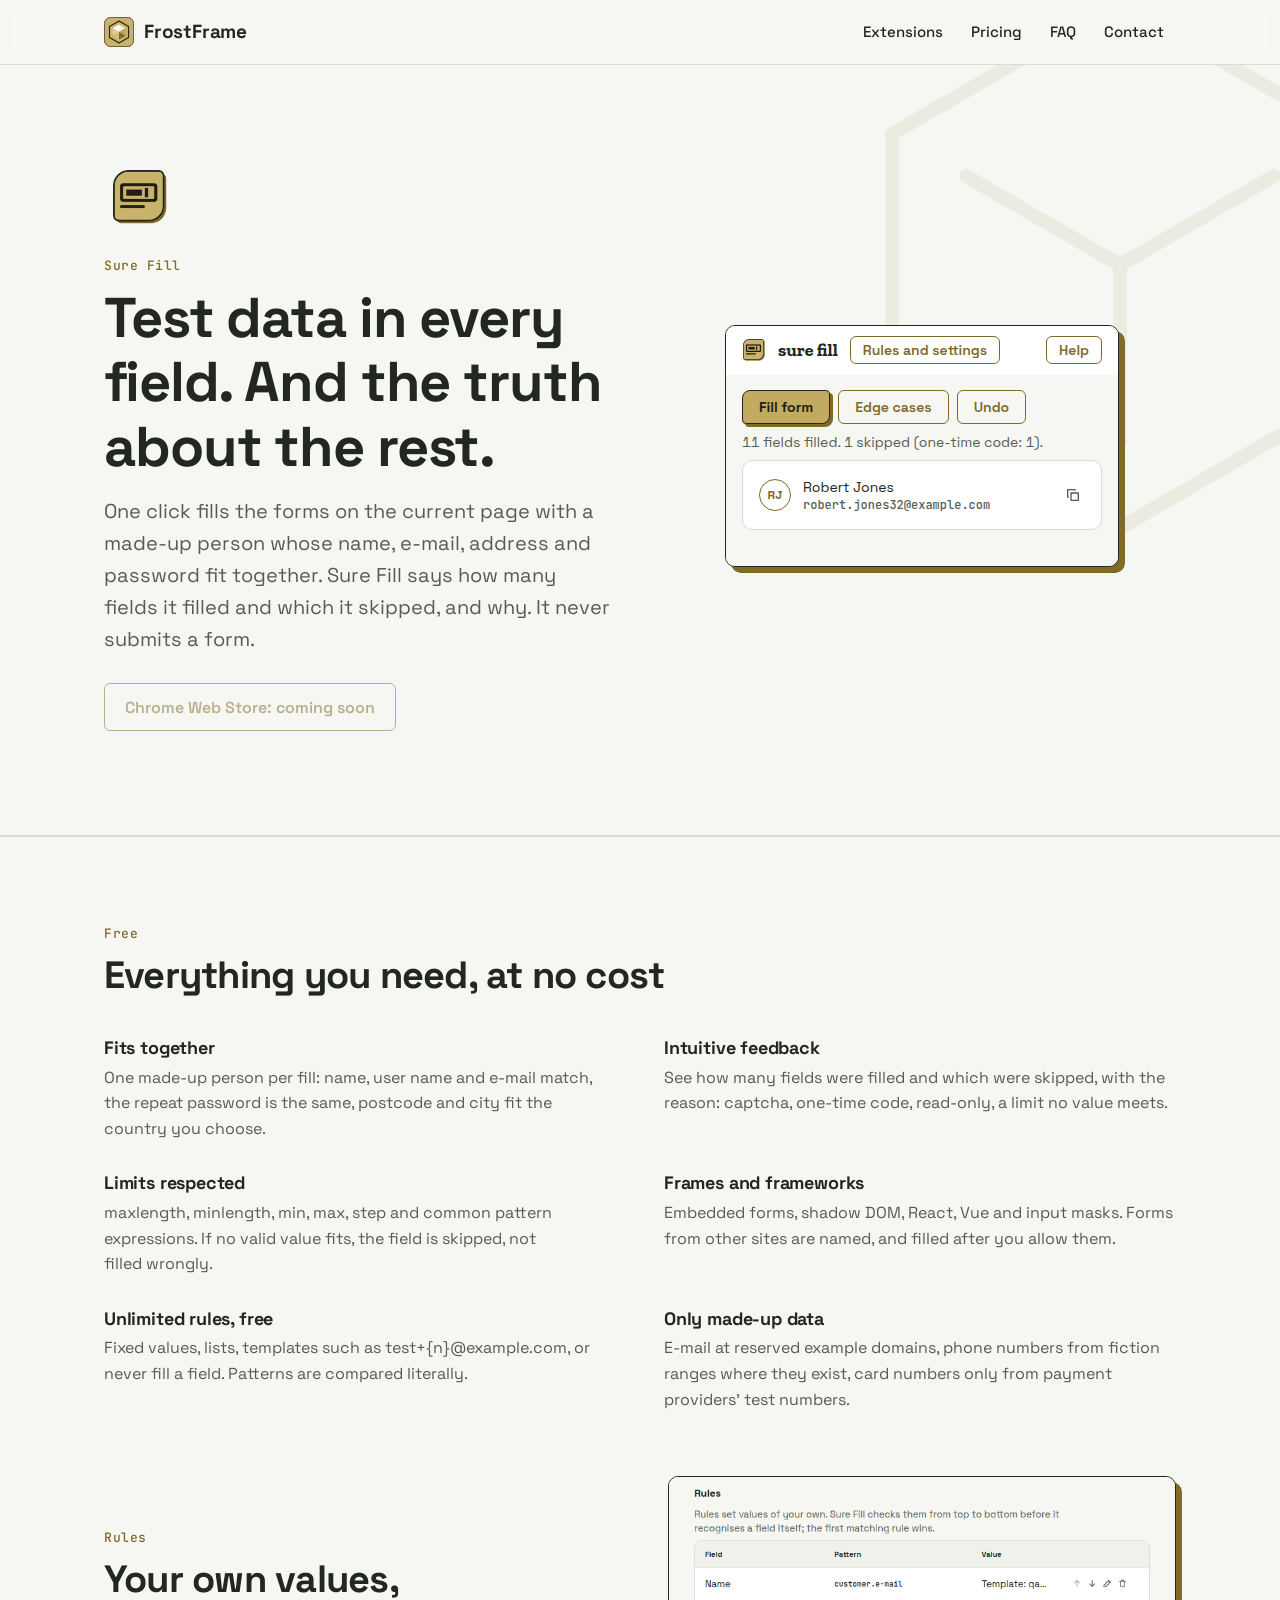
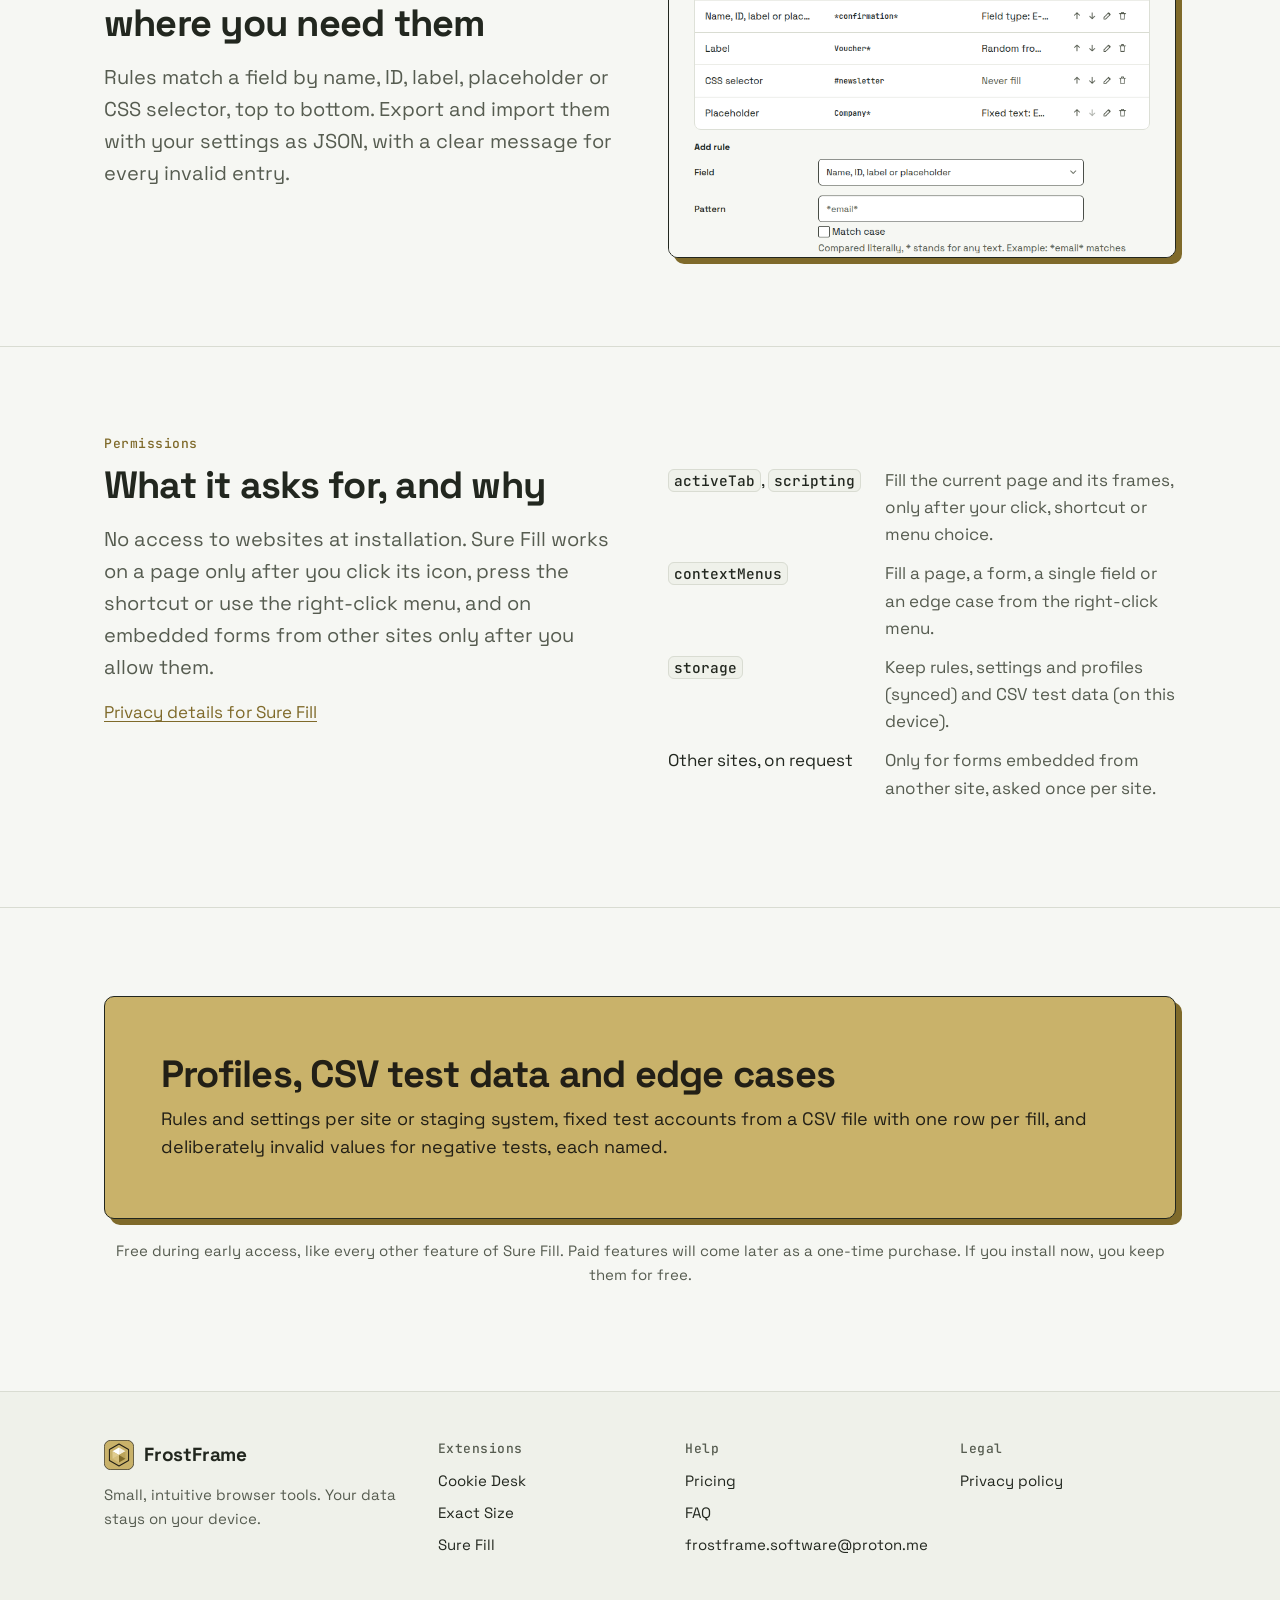
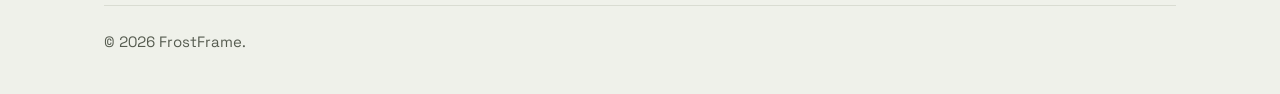
<file: sure-fill.html>
<!doctype html>
<html lang="en">
<head>
  <meta charset="utf-8">
  <meta name="viewport" content="width=device-width, initial-scale=1">
  <!-- PLACEHOLDER: Domain (frostframe.example) in canonical und og:url, wenn die Domain registriert ist -->
  <title>Sure Fill – Fill forms with made-up test data. | FrostFrame</title>
  <meta name="description" content="Fill forms with made-up, valid test data in one click, and see which fields were skipped and why.">
  <link rel="canonical" href="https://frostframe.example/sure-fill.html">
  <meta property="og:type" content="website">
  <meta property="og:site_name" content="FrostFrame">
  <meta property="og:title" content="Sure Fill – Fill forms with made-up test data. | FrostFrame">
  <meta property="og:description" content="Fill forms with made-up, valid test data in one click, and see which fields were skipped and why.">
  <meta property="og:url" content="https://frostframe.example/sure-fill.html">
  <meta property="og:image" content="https://frostframe.example/assets/og.png">
  <meta name="twitter:card" content="summary_large_image">
  <meta name="theme-color" content="#c9b26a">
  <link rel="icon" href="assets/brand/frostframe-icon-gold.svg" type="image/svg+xml">
  <link rel="apple-touch-icon" href="assets/apple-touch-icon.png">
  <link rel="preload" href="assets/SpaceGrotesk.woff2" as="font" type="font/woff2" crossorigin>
  <link rel="stylesheet" href="assets/site.css">
</head>
<body>
<a class="skip" href="#main">Skip to content</a>
<header class="site-header">
  <div class="wrap">
    <a class="brand" href="index.html"><img src="assets/brand/frostframe-icon-gold.svg" alt="" width="30" height="30">FrostFrame</a>
    <nav class="site-nav" aria-label="Main">
      <a href="index.html#extensions" class="keep">Extensions</a>
      <a href="index.html#pricing">Pricing</a>
      <a href="index.html#faq">FAQ</a>
      <a href="index.html#contact">Contact</a>
    </nav>
  </div>
</header>
<main id="main">
<section class="hero product-hero">
  <svg class="hero-crystal" viewBox="80 55 352 402" aria-hidden="true"><path d="M256 67.3L419.4 161.7V350.4L256 444.7L92.6 350.4V161.7ZM256 256L366.4 192.3M256 256V383.5M256 256L145.6 192.3" fill="none" stroke-width="10" stroke-linejoin="round" stroke-linecap="round"/></svg>
  <div class="wrap">
    <div>
      <img class="app-icon" src="assets/icons/sure-fill.png" alt="" width="72" height="72">
      <span class="kicker">Sure Fill</span><!-- PLACEHOLDER: Produktname (Arbeitstitel bis zur Markenprüfung) -->
      <h1>Test data in every field. And the truth about the rest.</h1>
      <p class="lead">One click fills the forms on the current page with a made-up person whose name, e-mail, address and password fit together. Sure Fill says how many fields it filled and which it skipped, and why. It never submits a form.</p>
      <div class="buttons">
        <span class="button" aria-disabled="true">Chrome Web Store: coming soon</span><!-- PLACEHOLDER: Link zum Chrome Web Store nach der Freigabe, dann class="button primary" -->
      </div>
    </div>
    <div class="window narrow"><img src="assets/shots/sure-fill-popup.png" alt="Sure Fill popup after filling: fields filled, one one-time code field skipped, and the made-up person with name and e-mail" width="392" height="240" loading="lazy"></div>
  </div>
</section>

<section>
  <div class="wrap">
    <span class="kicker">Free</span>
    <h2>Everything you need, at no cost</h2>
    <div class="features"><div><h3>Fits together</h3><p>One made-up person per fill: name, user name and e-mail match, the repeat password is the same, postcode and city fit the country you choose.</p></div><div><h3>Intuitive feedback</h3><p>See how many fields were filled and which were skipped, with the reason: captcha, one-time code, read-only, a limit no value meets.</p></div><div><h3>Limits respected</h3><p>maxlength, minlength, min, max, step and common pattern expressions. If no valid value fits, the field is skipped, not filled wrongly.</p></div><div><h3>Frames and frameworks</h3><p>Embedded forms, shadow DOM, React, Vue and input masks. Forms from other sites are named, and filled after you allow them.</p></div><div><h3>Unlimited rules, free</h3><p>Fixed values, lists, templates such as test+{n}@example.com, or never fill a field. Patterns are compared literally.</p></div><div><h3>Only made-up data</h3><p>E-mail at reserved example domains, phone numbers from fiction ranges where they exist, card numbers only from payment providers' test numbers.</p></div></div>
    <div class="showcase">
      <div><span class="kicker">Rules</span><h2>Your own values, where you need them</h2><p class="lead">Rules match a field by name, ID, label, placeholder or CSS selector, top to bottom. Export and import them with your settings as JSON, with a clear message for every invalid entry.</p></div>
      <div class="window"><img src="assets/shots/sure-fill-rules.png" alt="Settings page with five rules: a template, a field type, a random list, a field that is never filled and a fixed text" width="800" height="600" loading="lazy"></div>
    </div>
  </div>
</section>

<section>
  <div class="wrap">
    <div class="showcase top">
      <div>
        <span class="kicker">Permissions</span>
        <h2>What it asks for, and why</h2>
        <p class="lead">No access to websites at installation. Sure Fill works on a page only after you click its icon, press the shortcut or use the right-click menu, and on embedded forms from other sites only after you allow them.</p>
        <p><a href="privacy.html#sure-fill">Privacy details for Sure Fill</a></p>
      </div>
      <dl class="perm"><dt><code>activeTab</code>, <code>scripting</code></dt><dd>Fill the current page and its frames, only after your click, shortcut or menu choice.</dd><dt><code>contextMenus</code></dt><dd>Fill a page, a form, a single field or an edge case from the right-click menu.</dd><dt><code>storage</code></dt><dd>Keep rules, settings and profiles (synced) and CSV test data (on this device).</dd><dt>Other sites, on request</dt><dd>Only for forms embedded from another site, asked once per site.</dd></dl>
    </div>
  </div>
</section>

<section>
  <div class="wrap">
    <div class="band">
      <div>
        <h2>Profiles, CSV test data and edge cases</h2>
        <p>Rules and settings per site or staging system, fixed test accounts from a CSV file with one row per fill, and deliberately invalid values for negative tests, each named.</p>
      </div>
    </div>
    <p class="note center">Free during early access, like every other feature of Sure Fill. Paid features will come later as a one-time purchase. If you install now, you keep them for free.</p>
  </div>
</section>
</main>
<footer class="site-footer">
  <div class="wrap">
    <div>
      <a class="brand" href="index.html"><img src="assets/brand/frostframe-icon-gold.svg" alt="" width="30" height="30">FrostFrame</a>
      <p>Small, intuitive browser tools. Your data stays on your device.</p>
    </div>
    <nav aria-label="Extensions">
      <h2>Extensions</h2>
      <ul>
        <li><a href="cookie-desk.html">Cookie Desk</a></li>
        <li><a href="exact-size.html">Exact Size</a></li>
        <li><a href="sure-fill.html">Sure Fill</a></li>
      </ul>
    </nav>
    <nav aria-label="Help">
      <h2>Help</h2>
      <ul>
        <li><a href="index.html#pricing">Pricing</a></li>
        <li><a href="index.html#faq">FAQ</a></li>
        <li><a href="mailto:frostframe.software@proton.me">frostframe.software@proton.me</a></li>
      </ul>
    </nav>
    <nav aria-label="Legal">
      <h2>Legal</h2>
      <ul>
        <li><a href="privacy.html">Privacy policy</a></li>
      </ul>
    </nav>
    <p class="legal-line">© 2026 FrostFrame.</p>
  </div>
</footer>
</body>
</html>
</file>
<file: assets/site.css>
/* FrostFrame – Website. Farben 1:1 aus dev/style/addon.css (check.py gleicht sie ab), Signaturen wie in den
   Erweiterungen: Goldfläche mit dunkler Schrift, harter Schatten, Blattform (nur .primary). Keine Verläufe. */

@font-face { font-family: "Space Grotesk"; src: url(SpaceGrotesk.woff2) format("woff2"); font-weight: 300 700; font-display: swap; }
@font-face { font-family: "JetBrains Mono"; src: url(JetBrainsMono.woff2) format("woff2"); font-weight: 100 800; font-display: swap; }

:root {
  color-scheme: light dark;
  --gold: #c9b26a;
  --gold-hover: #bca45a;
  --on-gold: #221f16;
  --gold-ink: #7f6a2a;
  --gold-tint: #f4eedb;
  --gold-edge: #22271f;
  --gold-shadow: #7f6a2a;
  --bg: #f6f7f3;
  --surface: #ffffff;
  --sunken: #eff1ea;
  --text: #22271f;
  --muted: #565c50;
  --border: #d9dcd2;
  --border-strong: #22271f;
  --danger: #a3271f;

  --font: "Space Grotesk", system-ui, -apple-system, "Segoe UI", Roboto, sans-serif;
  --mono: "JetBrains Mono", ui-monospace, "SF Mono", Consolas, monospace;
  --radius: 10px;
  --radius-small: 6px;
  --leaf-small: 8px 4px 8px 4px;
  --shadow-1: 3px 3px 0 var(--gold-shadow);
  --shadow-2: 4px 4px 0 var(--gold-shadow);
  --shadow-3: 6px 6px 0 var(--gold-shadow);
  --wide: 1120px;
}

@media (prefers-color-scheme: dark) {
  :root {
    --gold: #d6bf7c;
    --gold-hover: #e0cc90;
    --gold-ink: #d6bf7c;
    --gold-tint: #2a2719;
    --gold-edge: #221f16;
    --gold-shadow: #8a7536;
    --bg: #1b1f1a;
    --surface: #1e231d;
    --sunken: #1a1e19;
    --text: #eceee8;
    --muted: #a3a99b;
    --border: #323930;
    --border-strong: #6e7765;
    --danger: #ff8f80;
  }
}

/* Grundlage */
*, *::before, *::after { box-sizing: border-box; }
html { -webkit-text-size-adjust: 100%; scroll-behavior: smooth; }
body { margin: 0; font: 17px/1.6 var(--font); font-variant-numeric: tabular-nums; color: var(--text); background: var(--bg); accent-color: var(--gold-ink); }
img { max-width: 100%; height: auto; display: block; }
a { color: var(--gold-ink); text-decoration-thickness: 1px; text-underline-offset: 0.18em; }
a:hover { text-decoration-thickness: 2px; }
::selection { background: var(--gold-tint); color: var(--text); }
:focus-visible { outline: 2px solid var(--gold-ink); outline-offset: 2px; }
h1, h2, h3 { line-height: 1.15; letter-spacing: -0.02em; margin: 0 0 16px; }
h1 { font-size: clamp(36px, 5.2vw, 56px); font-weight: 700; }
h1, h2 { text-wrap: balance; }
.lead, p { text-wrap: pretty; }
h2 { font-size: clamp(28px, 3.6vw, 38px); font-weight: 700; }
h3 { font-size: 20px; font-weight: 700; letter-spacing: -0.01em; }
p { margin: 0 0 16px; }
code { font: 500 0.85em var(--mono); background: var(--sunken); border: 1px solid var(--border); border-radius: var(--radius-small); padding: 1px 5px; }
.wrap { max-width: var(--wide); margin: 0 auto; padding: 0 24px; }
.muted { color: var(--muted); }
.lead { font-size: 20px; color: var(--muted); max-width: 40em; }
.kicker { display: block; margin-bottom: 12px; font: 500 13px var(--mono); letter-spacing: 0.04em; color: var(--gold-ink); }
.skip { position: absolute; left: 16px; top: -48px; background: var(--gold); color: var(--on-gold); border: 1.5px solid var(--gold-edge); padding: 8px 14px; border-radius: var(--radius); z-index: 10; }
.skip:focus { top: 12px; }
section { padding: 88px 0; }
section + section { border-top: 1px solid var(--border); }
.center { text-align: center; }
.center .lead { margin-left: auto; margin-right: auto; }

/* Kopf */
.site-header { position: sticky; top: 0; z-index: 5; background: color-mix(in srgb, var(--bg) 88%, transparent); backdrop-filter: blur(10px); border-bottom: 1px solid var(--border); }
.site-header .wrap { display: flex; align-items: center; gap: 24px; height: 64px; }
.brand { display: flex; align-items: center; gap: 10px; color: var(--text); text-decoration: none; font-weight: 700; font-size: 19px; letter-spacing: -0.01em; }
.brand img { width: 30px; height: 30px; }
.site-nav { margin-left: auto; display: flex; gap: 4px; align-items: center; }
.site-nav a { color: var(--text); text-decoration: none; padding: 6px 12px; border-radius: var(--radius); font-size: 15px; font-weight: 500; }
.site-nav a:hover { background: var(--sunken); }
.site-nav a[aria-current="page"] { box-shadow: inset 0 -3px 0 var(--gold); border-radius: 0; }

/* Buttons wie in den Erweiterungen: Standard in --gold-ink, .primary als Goldfläche mit Blattform und hartem Schatten */
.button { display: inline-flex; align-items: center; gap: 8px; min-height: 48px; padding: 0 20px; border-radius: var(--radius-small); border: 1.5px solid var(--gold-ink); background: transparent; color: var(--gold-ink); font: 600 16px/1.2 var(--font); text-decoration: none; cursor: pointer; transition: background-color 0.12s, transform 0.08s, box-shadow 0.08s; }
.button:hover { background: var(--gold-tint); }
.button:active { transform: translateY(1px); }
.button.primary { background: var(--gold); border-color: var(--gold-edge); color: var(--on-gold); font-weight: 700; border-radius: var(--leaf-small); box-shadow: var(--shadow-1); }
.button.primary:hover { background: var(--gold-hover); }
.button.primary:active { transform: translate(3px, 3px); box-shadow: none; }
.button.small { min-height: 38px; padding: 0 14px; font-size: 15px; }
.button[aria-disabled="true"] { opacity: 0.5; cursor: default; pointer-events: none; box-shadow: none; }
.button svg { width: 18px; height: 18px; fill: none; stroke: currentColor; stroke-width: 2; stroke-linecap: round; stroke-linejoin: round; }
.buttons { display: flex; flex-wrap: wrap; gap: 12px; margin-top: 28px; }

/* Hero: ruhige Fläche, der Sechseck-Umriss des Zeichens nur angedeutet */
.hero { position: relative; overflow: hidden; padding: 96px 0 104px; background: var(--bg); border-bottom: 1px solid var(--border); }
.hero .wrap { position: relative; display: grid; grid-template-columns: 1.05fr 1fr; gap: 56px; align-items: center; }
.hero h1 { max-width: 12em; }
.hero-crystal { position: absolute; right: -120px; top: -80px; width: 560px; height: 560px; opacity: 0.08; color: var(--gold-ink); pointer-events: none; }
.hero-crystal path { stroke: currentColor; }
.hero-visual { position: relative; min-height: 440px; }
.hero-visual .window:first-child { position: absolute; right: 0; top: 0; width: 94%; }
.hero-visual .window:last-child { position: absolute; left: 0; bottom: 0; width: 36%; }

/* Rahmen um echte Aufnahmen: Kante und harter Schatten wie .card.raised und die Store-Screenshots */
.window { background: var(--surface); border: 1.5px solid var(--border-strong); border-radius: var(--radius); box-shadow: var(--shadow-3); overflow: hidden; }
.window img { width: 100%; }
/* Schmale Aufnahmen (Popup) nicht über ihre echte Breite vergrößern, sonst werden sie unscharf. */
.window.narrow { max-width: 394px; justify-self: center; }

/* Grundsätze */
.principles { display: grid; grid-template-columns: repeat(3, 1fr); gap: 20px; margin-top: 48px; }
.principle { padding: 24px; border: 1px solid var(--border); border-radius: var(--radius); background: var(--surface); }
.principle p { color: var(--muted); margin: 0; font-size: 16px; }
.glyph { display: grid; place-items: center; width: 44px; height: 44px; border-radius: var(--radius-small); background: var(--gold-tint); color: var(--gold-ink); margin-bottom: 16px; }
.glyph svg { width: 22px; height: 22px; fill: none; stroke: currentColor; stroke-width: 2; stroke-linecap: round; stroke-linejoin: round; }

/* Produktkarten */
.products { display: grid; grid-template-columns: repeat(2, 1fr); gap: 28px; margin-top: 48px; }
.product { display: flex; flex-direction: column; padding: 32px; border: 1px solid var(--border); border-radius: var(--radius); background: var(--surface); }
.product-head { display: flex; align-items: center; gap: 16px; margin-bottom: 16px; }
.product-head img { width: 56px; height: 56px; }
.product-head h3 { margin: 0; }
.product-head p { margin: 0; color: var(--muted); font-size: 15px; }
.product ul { margin: 0 0 24px; padding: 0; list-style: none; }
.product li { position: relative; padding-left: 28px; margin-bottom: 8px; }
.product li::before { content: ""; position: absolute; left: 2px; top: 0.45em; width: 14px; height: 8px; border-left: 2px solid var(--gold-ink); border-bottom: 2px solid var(--gold-ink); transform: rotate(-45deg); }
.product .price { margin-top: auto; padding-top: 20px; border-top: 1px solid var(--border); display: flex; flex-wrap: wrap; align-items: center; justify-content: space-between; gap: 12px; }
.price strong { font-size: 18px; }
.badge { display: inline-block; padding: 3px 9px; border: 1.5px solid var(--gold-edge); border-radius: var(--radius-small); background: var(--gold); color: var(--on-gold); font-size: 13px; font-weight: 600; line-height: 1.3; }

/* Preise */
.pricing { display: grid; grid-template-columns: 1fr 1fr; gap: 28px; margin-top: 48px; align-items: stretch; }
.plan { padding: 32px; border: 1px solid var(--border); border-radius: var(--radius); background: var(--surface); }
/* Hervorgehobene Preisbox wie .card.raised */
.plan.featured { border: 1.5px solid var(--border-strong); box-shadow: var(--shadow-2); }
.plan .amount { font-size: 44px; font-weight: 700; letter-spacing: -0.02em; line-height: 1; margin: 8px 0 4px; }
.plan .amount small { font-size: 16px; font-weight: 500; color: var(--muted); letter-spacing: 0; }
.plan ul { margin: 20px 0 0; padding: 0; list-style: none; }
.plan li { position: relative; padding-left: 28px; margin-bottom: 8px; }
.plan li::before { content: ""; position: absolute; left: 2px; top: 0.45em; width: 14px; height: 8px; border-left: 2px solid var(--gold-ink); border-bottom: 2px solid var(--gold-ink); transform: rotate(-45deg); }
.table { width: 100%; border-collapse: collapse; margin-top: 32px; font-size: 16px; }
.table th, .table td { text-align: left; padding: 12px 14px; border-bottom: 1px solid var(--border); vertical-align: top; }
.table th { font-weight: 600; }
.table tbody th { white-space: nowrap; }
.table thead th { background: var(--sunken); font-size: 14px; }
.table-scroll { overflow-x: auto; border: 1px solid var(--border); border-radius: var(--radius); margin-top: 32px; background: var(--surface); }
.table-scroll .table { margin: 0; }
.table-scroll tbody tr:last-child > * { border-bottom: 0; }

/* Ablauf */
.steps { display: grid; grid-template-columns: repeat(4, 1fr); gap: 20px; margin: 48px 0 0; padding: 0; list-style: none; counter-reset: step; }
.steps li { counter-increment: step; padding-top: 52px; position: relative; }
.steps li::before { content: counter(step); position: absolute; top: 0; left: 0; width: 36px; height: 36px; display: grid; place-items: center; border: 1.5px solid var(--gold-edge); border-radius: var(--radius-small); background: var(--gold); color: var(--on-gold); font: 700 16px var(--mono); }
.steps p { color: var(--muted); font-size: 16px; margin: 0; }

/* FAQ */
.faq { max-width: 800px; margin: 40px auto 0; }
.faq details { border-bottom: 1px solid var(--border); }
.faq summary { cursor: pointer; list-style: none; padding: 20px 40px 20px 0; position: relative; font-weight: 600; font-size: 18px; }
.faq summary::-webkit-details-marker { display: none; }
.faq summary::after { content: ""; position: absolute; right: 8px; top: 50%; width: 10px; height: 10px; margin-top: -7px; border-right: 2px solid var(--muted); border-bottom: 2px solid var(--muted); transform: rotate(45deg); transition: transform 0.15s; }
.faq details[open] summary::after { transform: rotate(-135deg); margin-top: -2px; }
.faq details p { color: var(--muted); margin: 0 0 20px; }

/* Kontaktband als Goldfläche mit Kante und hartem Schatten, wie Promo-Kachel und Store-Screenshots */
.note { margin-top: 20px; font-size: 15px; color: var(--muted); }
.band { background: var(--gold); color: var(--on-gold); border: 1.5px solid var(--gold-edge); border-radius: var(--radius); box-shadow: var(--shadow-3); padding: 56px; display: flex; flex-wrap: wrap; align-items: center; justify-content: space-between; gap: 24px; }
.band h2 { margin: 0 0 8px; }
.band p { margin: 0; font-size: 18px; }
.band .button { color: var(--on-gold); border-color: var(--on-gold); }
.band .button:hover { background: var(--gold-hover); }
.band :focus-visible { outline-color: var(--on-gold); }

/* Produktseiten */
.product-hero .wrap { grid-template-columns: 1fr 1fr; }
.product-hero .app-icon { width: 72px; height: 72px; margin-bottom: 24px; }
.features { display: grid; grid-template-columns: repeat(2, 1fr); gap: 32px 48px; margin-top: 40px; }
.features h3 { font-size: 18px; margin-bottom: 6px; }
.features p { color: var(--muted); margin: 0; font-size: 16px; }
.showcase { display: grid; grid-template-columns: 1fr 1fr; gap: 56px; align-items: center; margin-top: 64px; }
.showcase.reverse > :first-child { order: 2; }
.showcase.top { align-items: start; margin-top: 0; }
.perm { display: grid; grid-template-columns: max-content 1fr; gap: 12px 24px; margin-top: 32px; }
.perm dt code { white-space: nowrap; }
.perm dd { margin: 0; color: var(--muted); }

/* Rechtstexte */
.legal { max-width: 760px; padding: 64px 24px 88px; margin: 0 auto; }
.legal h1 { font-size: clamp(32px, 4vw, 44px); }
.legal h2 { font-size: 24px; margin-top: 48px; }
.legal h3 { font-size: 18px; margin-top: 28px; }
.legal ul { padding-left: 22px; }
.legal li { margin-bottom: 8px; }
.legal address { font-style: normal; }
.placeholder { background: var(--gold-tint); border-radius: var(--radius-small); padding: 0 4px; }

/* Fuß */
.site-footer { border-top: 1px solid var(--border); background: var(--sunken); padding: 48px 0 40px; font-size: 15px; }
.site-footer .wrap { display: grid; grid-template-columns: 1.4fr repeat(3, 1fr); gap: 32px; }
.site-footer h2 { font: 500 13px var(--mono); letter-spacing: 0.04em; color: var(--muted); margin-bottom: 12px; }
.site-footer ul { list-style: none; margin: 0; padding: 0; }
.site-footer li { margin-bottom: 8px; }
.site-footer a { color: var(--text); text-decoration: none; }
.site-footer a:hover { color: var(--gold-ink); text-decoration: underline; }
.site-footer p { color: var(--muted); margin: 12px 0 0; max-width: 28em; }
.site-footer .legal-line { grid-column: 1 / -1; border-top: 1px solid var(--border); padding-top: 24px; margin-top: 8px; color: var(--muted); max-width: none; }

@media (max-width: 960px) {
  .hero .wrap, .product-hero .wrap, .showcase { grid-template-columns: 1fr; }
  .showcase.reverse > :first-child { order: 0; }
  .hero-visual { min-height: 0; aspect-ratio: 5 / 4; max-width: 640px; }
  .principles { grid-template-columns: 1fr; }
  .steps { grid-template-columns: repeat(2, 1fr); }
  .products, .pricing, .features { grid-template-columns: 1fr; }
  .site-footer .wrap { grid-template-columns: 1fr 1fr; }
}
@media (max-width: 640px) {
  body { font-size: 16px; }
  .wrap { padding: 0 16px; }
  section { padding: 64px 0; }
  .hero { padding: 64px 0 72px; }
  .site-nav a:not(.keep) { display: none; }
  .principles, .steps, .site-footer .wrap { grid-template-columns: 1fr; }
  .product, .plan { padding: 24px; }
  .band { padding: 40px 24px; }
  .perm { grid-template-columns: 1fr; gap: 4px; }
  .perm dd { margin-bottom: 12px; }
  .legal { padding: 48px 16px 64px; }
  /* Vergleichstabelle als gestapelte Karten */
  .table thead { display: none; }
  .table tr { display: block; padding: 8px 0; border-bottom: 1px solid var(--border); }
  .table tbody tr:last-child { border-bottom: 0; }
  .table th, .table td { display: block; border: 0; padding: 6px 16px; }
  .table td::before { content: attr(data-label); display: block; font: 500 13px var(--mono); color: var(--muted); }
}
@media (prefers-reduced-motion: reduce) {
  html { scroll-behavior: auto; }
  * { transition: none !important; }
}
</file>
